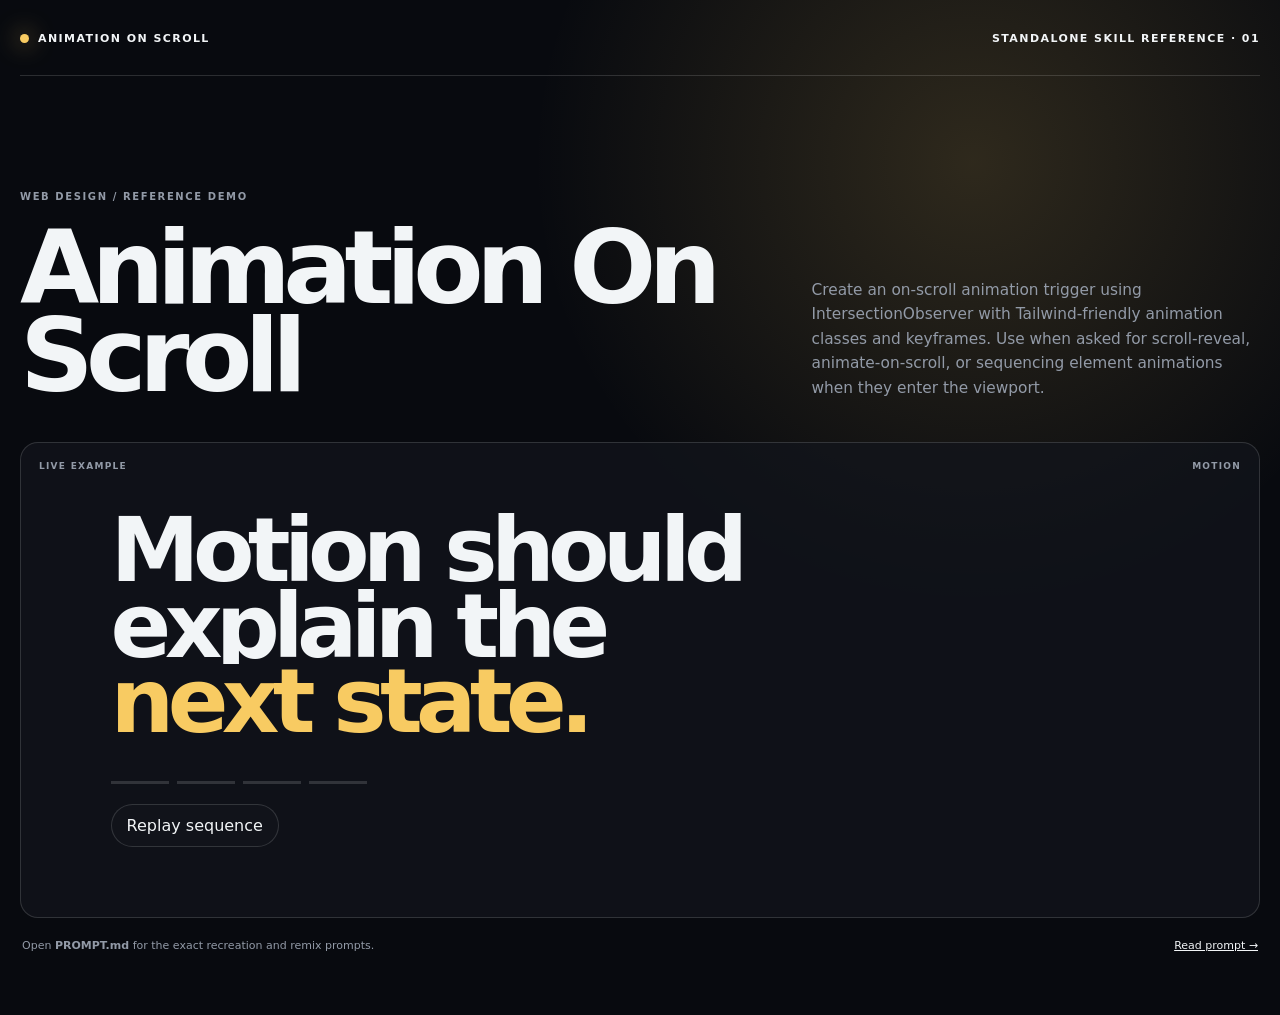
<file: .agents/skills/animation-on-scroll/demo/index.html>
<!doctype html>
<html lang="en">
<head>
  <meta charset="utf-8">
  <meta name="viewport" content="width=device-width, initial-scale=1">
  <link rel="icon" href="data:,">
  <title>Animation On Scroll · Skill Demo</title>
  <style>:root{--bg:#080a0f;--panel:rgba(18,21,29,.72);--panelStrong:#121620;--ink:#f2f5f7;--muted:#929aa7;--line:rgba(255,255,255,.14);--accent:hsl(42 92% 68%);font-family:Inter,ui-sans-serif,system-ui,-apple-system,BlinkMacSystemFont,"Segoe UI",sans-serif;color:var(--ink);background:var(--bg)}
*{box-sizing:border-box}html{background:var(--bg);scroll-behavior:smooth}body{min-width:320px;margin:0;background:radial-gradient(circle at var(--mx,76%) var(--my,16%),color-mix(in srgb,var(--accent) 16%,transparent),transparent 34%),var(--bg);color:var(--ink)}button,a{font:inherit;color:inherit}button{border:1px solid var(--line);border-radius:999px;padding:11px 15px;background:var(--panel);cursor:pointer}button:hover,button:focus-visible{border-color:var(--accent);outline:2px solid color-mix(in srgb,var(--accent) 42%,transparent);outline-offset:3px}.shell{width:min(1280px,calc(100% - 40px));min-height:100svh;margin:auto;padding:22px 0 40px}.topbar{display:flex;align-items:center;justify-content:space-between;padding:10px 0 30px;border-bottom:1px solid var(--line);font-size:11px;font-weight:700;letter-spacing:.13em;text-transform:uppercase}.brand{display:flex;gap:9px;align-items:center}.brand i{width:9px;height:9px;border-radius:50%;background:var(--accent);box-shadow:0 0 24px var(--accent)}.topbar a{text-decoration:none}.intro{display:grid;grid-template-columns:minmax(0,1.25fr) minmax(260px,.75fr);gap:44px;align-items:end;padding:clamp(54px,9vw,116px) 0 42px}.intro small{display:block;margin-bottom:22px;color:var(--muted);font-size:10px;font-weight:700;letter-spacing:.16em;text-transform:uppercase}.intro h1{max-width:11ch;margin:0;font-size:clamp(48px,8vw,112px);font-weight:580;letter-spacing:-.075em;line-height:.86}.intro p{max-width:48ch;margin:0;color:var(--muted);font-size:clamp(14px,1.2vw,18px);line-height:1.6}.showcase{position:relative;min-height:470px;overflow:hidden;border:1px solid var(--line);border-radius:18px;background:var(--panel);isolation:isolate}.showcaseHeader{position:absolute;z-index:5;top:18px;right:18px;left:18px;display:flex;justify-content:space-between;color:var(--muted);font-size:9px;font-weight:700;letter-spacing:.14em;text-transform:uppercase;pointer-events:none}.layoutStudy{display:grid;grid-template-columns:1.15fr .85fr;min-height:470px}.layoutHero{display:flex;flex-direction:column;justify-content:flex-end;padding:clamp(28px,5vw,70px);border-right:1px solid var(--line)}.layoutHero>span,.kicker{color:var(--muted);font-size:10px;font-weight:700;letter-spacing:.14em;text-transform:uppercase}.layoutHero h2,.landing h2{max-width:9ch;margin:18px 0;font-size:clamp(42px,6vw,84px);line-height:.9;letter-spacing:-.065em}.layoutHero p,.landing p{max-width:38ch;color:var(--muted);line-height:1.55}.layoutCards{display:grid;grid-template-rows:repeat(3,1fr)}.layoutCards article{display:flex;align-items:end;justify-content:space-between;padding:26px;border-bottom:1px solid var(--line)}.layoutCards article:last-child{border:0}.layoutCards b{color:var(--accent);font-size:34px}.layoutCards span{text-transform:uppercase;font-size:10px;letter-spacing:.15em}.pricing{display:grid;grid-template-columns:repeat(3,1fr);gap:1px;min-height:470px;background:var(--line)}.pricing article{display:flex;flex-direction:column;padding:80px 28px 28px;background:var(--panelStrong)}.pricing article.featured{background:linear-gradient(160deg,color-mix(in srgb,var(--accent) 20%,var(--panelStrong)),var(--panelStrong))}.pricing p{font-size:11px;letter-spacing:.13em;text-transform:uppercase}.pricing strong{margin:24px 0 8px;font-size:56px;letter-spacing:-.06em}.pricing span{color:var(--muted)}.pricing button{margin-top:auto}.landing{display:flex;min-height:470px;flex-direction:column;justify-content:center;padding:clamp(40px,8vw,100px);background:radial-gradient(circle at 75% 36%,color-mix(in srgb,var(--accent) 45%,transparent),transparent 24%)}.landing .actions{display:flex;gap:10px;margin-top:24px}.landing .actions button:first-child{color:var(--bg);background:var(--ink)}.landing .proof{display:flex;gap:28px;margin-top:54px;color:var(--muted);font-size:11px}.marquee{display:flex;min-height:470px;align-items:center;overflow:hidden;-webkit-mask-image:linear-gradient(90deg,transparent,#000 15%,#000 85%,transparent);mask-image:linear-gradient(90deg,transparent,#000 15%,#000 85%,transparent)}.marqueeTrack{display:flex;width:max-content;animation:marquee 18s linear infinite}.marqueeTrack span{min-width:220px;padding:34px;border:1px solid var(--line);font-size:22px;font-weight:700;letter-spacing:-.04em;text-align:center}.iconGrid,.contactSheet{display:grid;grid-template-columns:repeat(3,1fr);gap:1px;min-height:470px;background:var(--line)}.iconGrid article,.contactSheet article{position:relative;padding:70px 28px 28px;background:var(--panelStrong)}.number{position:absolute;top:22px;right:22px;color:var(--accent);font-size:11px}.glyph{display:grid;width:110px;height:110px;place-items:center;margin:30px auto;border:1px solid var(--line);border-radius:34px;background:linear-gradient(145deg,color-mix(in srgb,var(--accent) 20%,transparent),transparent);font-size:48px}.iconGrid h3{text-align:center}.contactSheet .asset{height:280px;margin-bottom:22px;border-radius:2px;background-size:cover}.assetOne{background:radial-gradient(circle at 70% 30%,#d9f7ff,transparent 20%),linear-gradient(145deg,#203962,#8db3d6 48%,#d7d5c8)}.assetTwo{background:radial-gradient(circle at 50% 28%,#f1c6a2 0 10%,transparent 11%),linear-gradient(120deg,#1b2738,#754c5a 52%,#e1a77f)}.assetThree{background:repeating-radial-gradient(circle at 30% 65%,#c8b8ff 0 9px,#4c4274 10px 18px,#151629 19px 29px)}.contactSheet b,.contactSheet span{display:block}.contactSheet span{margin-top:8px;color:var(--muted);font-size:11px}.surfaceStudy{display:grid;grid-template-columns:1.4fr .6fr;grid-template-rows:1fr auto;gap:18px;min-height:470px;padding:70px 24px 24px}.surfaceStudy article{border:1px solid var(--line);border-radius:20px;background:linear-gradient(145deg,color-mix(in srgb,var(--accent) 12%,var(--panelStrong)),var(--panelStrong))}.surfaceHero{display:flex;grid-row:1/3;flex-direction:column;justify-content:flex-end;padding:42px}.surfaceHero strong{max-width:8ch;margin-top:20px;font-size:clamp(40px,5vw,72px);line-height:.92;letter-spacing:-.06em}.surfaceHero span,.surfaceCard span{color:var(--muted);font-size:10px;letter-spacing:.14em;text-transform:uppercase}.surfaceCard{display:flex;flex-direction:column;padding:26px}.surfaceCard b{margin:auto 0 4px;font-size:56px}.surfaceCard small{color:var(--muted)}.surfaceControl{align-self:end}.motionStage{display:flex;min-height:470px;flex-direction:column;justify-content:center;padding:70px clamp(28px,7vw,90px)}.maskLine{overflow:hidden;margin:0;font-size:clamp(44px,7vw,98px);font-weight:600;letter-spacing:-.075em;line-height:.84}.maskLine span{display:block;transform:translateY(110%);animation:wordIn .8s cubic-bezier(.16,1,.3,1) forwards}.maskLine:nth-child(2) span{animation-delay:.12s}.maskLine:nth-child(3) span{animation-delay:.24s}.accentLine{color:var(--accent)}.timeline{display:flex;gap:8px;margin:42px 0 20px}.timeline i{width:58px;height:3px;background:var(--line);transform-origin:left;animation:grow .8s .42s both}.timeline i:nth-child(2){animation-delay:.54s}.timeline i:nth-child(3){animation-delay:.66s}.timeline i:nth-child(4){animation-delay:.78s}.replay{width:max-content}.visualization{position:relative;min-height:470px}.visualization canvas{position:absolute;inset:0;width:100%;height:100%}.vizMeta{position:absolute;right:28px;bottom:24px;left:28px;display:grid;grid-template-columns:1fr auto 1fr;align-items:end;color:var(--muted);font-size:10px;letter-spacing:.14em;text-transform:uppercase}.vizMeta strong{color:var(--ink);font-size:48px;letter-spacing:-.06em}.vizMeta span:last-child{text-align:right}.simulation{position:relative;min-height:470px}.goo{position:absolute;inset:0;width:100%;height:100%}.goo circle{fill:var(--accent)}.orbA{animation:orbA 4.4s ease-in-out infinite alternate}.orbB{animation:orbB 5.1s ease-in-out infinite alternate}.reset{position:absolute;right:24px;bottom:24px}.demoNote{display:flex;justify-content:space-between;gap:24px;padding:20px 2px;color:var(--muted);font-size:11px;line-height:1.5}.demoNote a{color:var(--ink)}
.pricingWrap{min-height:470px;padding-top:52px}.billingBar{display:flex;align-items:center;justify-content:space-between;min-height:58px;padding:8px 20px;border-top:1px solid var(--line);color:var(--muted);font-size:10px;letter-spacing:.12em;text-transform:uppercase}.billingBar .billingToggle{padding:8px 12px;background:var(--panelStrong);font-size:10px}.pricingWrap .pricing{min-height:360px}.pricingWrap .pricing article{padding:42px 28px 28px}.vizMeta button{justify-self:end;padding:8px 11px;font-size:9px;letter-spacing:.1em;text-transform:uppercase}

@keyframes marquee{to{transform:translateX(-50%)}}@keyframes wordIn{to{transform:translateY(0)}}@keyframes grow{from{transform:scaleX(0)}to{transform:scaleX(1)}}@keyframes orbA{to{transform:translate(-120px,70px)}}@keyframes orbB{to{transform:translate(80px,120px)}}@media(max-width:760px){.intro{grid-template-columns:1fr;padding-top:60px}.intro h1{font-size:54px}.layoutStudy,.pricing,.iconGrid,.contactSheet,.surfaceStudy{grid-template-columns:1fr}.layoutHero{border-right:0;border-bottom:1px solid var(--line)}.pricing article{min-height:320px}.surfaceHero{grid-row:auto}.showcase{min-height:540px}.topbar span:last-child{display:none}.demoNote{flex-direction:column}.landing .proof{flex-direction:column;gap:8px}.vizMeta{grid-template-columns:1fr auto}.vizMeta span:last-child{display:none}}@media(prefers-reduced-motion:reduce){html{scroll-behavior:auto}.marqueeTrack,.maskLine span,.timeline i,.orbA,.orbB{animation:none;transform:none}}</style>
</head>
<body data-kind="motion" data-skill="animation-on-scroll">
  <main class="shell">
    <nav class="topbar" aria-label="Demo navigation"><a class="brand" href="#"><i></i>Animation On Scroll</a><span>Standalone skill reference · 01</span></nav>
    <header class="intro">
      <div><small>web design / reference demo</small><h1>Animation On Scroll</h1></div>
      <p>Create an on-scroll animation trigger using IntersectionObserver with Tailwind-friendly animation classes and keyframes. Use when asked for scroll-reveal, animate-on-scroll, or sequencing element animations when they enter the viewport.</p>
    </header>
    <section class="showcase" aria-label="Animation On Scroll demonstration">
      <div class="showcaseHeader"><span>Live example</span><span>motion</span></div>
<div class="motionStage">
  <p class="maskLine"><span>Motion should</span></p>
  <p class="maskLine"><span>explain the</span></p>
  <p class="maskLine accentLine"><span>next state.</span></p>
  <div class="timeline"><i></i><i></i><i></i><i></i></div>
  <button class="replay">Replay sequence</button>
</div>
    </section>
    <footer class="demoNote"><span>Open <strong>PROMPT.md</strong> for the exact recreation and remix prompts.</span><a href="PROMPT.md">Read prompt →</a></footer>
  </main>
  <script>const reduced=matchMedia("(prefers-reduced-motion: reduce)").matches;addEventListener("pointermove",event=>{document.body.style.setProperty("--mx",event.clientX+"px");document.body.style.setProperty("--my",event.clientY+"px")},{passive:true});const billing=document.querySelector(".billingToggle");if(billing)billing.addEventListener("click",()=>{const annual=billing.getAttribute("aria-pressed")!=="true";billing.setAttribute("aria-pressed",String(annual));billing.textContent=annual?"Show monthly pricing":"Show annual pricing";document.querySelectorAll(".pricing strong").forEach(price=>price.textContent=annual?price.dataset.annual:price.dataset.monthly)});const replay=document.querySelector(".replay");if(replay)replay.addEventListener("click",()=>{document.querySelectorAll(".maskLine span,.timeline i").forEach(node=>{node.style.animation="none";node.offsetHeight;node.style.animation=""})});const reset=document.querySelector(".reset");if(reset)reset.addEventListener("click",()=>document.querySelectorAll(".orbA,.orbB").forEach(node=>{node.style.animation="none";node.offsetHeight;node.style.animation=""}));const canvas=document.querySelector("canvas");if(canvas&&!reduced){const context=canvas.getContext("2d");let width=0,height=0,frame=0,time=0;const mode="field";const bodies=Array.from({length:14},(_,i)=>({x:80+(i%7)*92,y:40+Math.floor(i/7)*70,vx:(i%3-1)*.7,vy:0,r:12+(i%4)*5}));const resetBodies=()=>bodies.forEach((body,i)=>{body.x=40+(i%7)*Math.max(32,(width-80)/6);body.y=35+Math.floor(i/7)*58;body.vx=(i%3-1)*.7;body.vy=0});const resetBodiesButton=document.querySelector(".resetBodies");if(resetBodiesButton)resetBodiesButton.addEventListener("click",resetBodies);const resize=()=>{const rect=canvas.getBoundingClientRect();const ratio=Math.min(devicePixelRatio||1,2);width=rect.width;height=rect.height;canvas.width=Math.round(width*ratio);canvas.height=Math.round(height*ratio);context.setTransform(ratio,0,0,ratio,0,0)};const draw=()=>{frame=requestAnimationFrame(draw);time+=.008;context.clearRect(0,0,width,height);const accent=getComputedStyle(document.documentElement).getPropertyValue("--accent").trim();if(mode==="globe"){const radius=Math.min(width,height)*.29;const cx=width*.5,cy=height*.47;context.fillStyle=accent;for(let i=0;i<360;i++){const phi=Math.acos(1-2*(i+.5)/360);const theta=Math.PI*(1+Math.sqrt(5))*i+time;const x=Math.sin(phi)*Math.cos(theta);const y=Math.cos(phi);const z=Math.sin(phi)*Math.sin(theta);const scale=(z+1.7)/2.7;context.globalAlpha=.16+.74*scale;context.beginPath();context.arc(cx+x*radius,cy+y*radius,Math.max(.7,2.2*scale),0,Math.PI*2);context.fill()}context.globalAlpha=.16;context.strokeStyle=accent;context.beginPath();context.ellipse(cx,cy+radius*.18,radius*1.34,radius*.34,time*.4,0,Math.PI*2);context.stroke()}else if(mode==="object"){const size=Math.min(width,height)*.24,cx=width*.5,cy=height*.48;const vertices=[[-1,-1,-1],[1,-1,-1],[1,1,-1],[-1,1,-1],[-1,-1,1],[1,-1,1],[1,1,1],[-1,1,1]];const edges=[[0,1],[1,2],[2,3],[3,0],[4,5],[5,6],[6,7],[7,4],[0,4],[1,5],[2,6],[3,7]];const points=vertices.map(([x,y,z])=>{const a=time*1.1,b=time*.73;const x1=x*Math.cos(a)-z*Math.sin(a),z1=x*Math.sin(a)+z*Math.cos(a),y1=y*Math.cos(b)-z1*Math.sin(b),z2=y*Math.sin(b)+z1*Math.cos(b),p=3.8/(z2+5);return{x:cx+x1*size*p,y:cy+y1*size*p,z:z2,p}});context.strokeStyle=accent;context.lineWidth=1.4;context.shadowColor=accent;context.shadowBlur=12;for(const [a,b] of edges){context.globalAlpha=.25+.45*((points[a].z+points[b].z+4)/8);context.beginPath();context.moveTo(points[a].x,points[a].y);context.lineTo(points[b].x,points[b].y);context.stroke()}context.fillStyle=accent;for(const point of points){context.globalAlpha=.55+.35*(point.z+2)/4;context.beginPath();context.arc(point.x,point.y,3.2*point.p,0,Math.PI*2);context.fill()}context.shadowBlur=0}else if(mode==="matter"){context.fillStyle=accent;for(const body of bodies){body.vy+=.16;body.x+=body.vx;body.y+=body.vy;if(body.x<body.r||body.x>width-body.r){body.vx*=-.94;body.x=Math.max(body.r,Math.min(width-body.r,body.x))}if(body.y>height-body.r-30){body.y=height-body.r-30;body.vy*=-.78}context.globalAlpha=.28+.45*(body.r/32);context.beginPath();context.arc(body.x,body.y,body.r,0,Math.PI*2);context.fill()}context.globalAlpha=.22;context.fillRect(0,height-31,width,1)}else{context.strokeStyle=accent;context.lineWidth=1;for(let i=0;i<18;i++){const y=(i/17)*height;context.globalAlpha=.08+.12*Math.sin(time+i*.4);context.beginPath();for(let x=0;x<=width;x+=12){const wave=Math.sin(x*.012+i*.54+time*3)*18*Math.sin(i/17*Math.PI);context.lineTo(x,y+wave)}context.stroke()}context.globalAlpha=.65;const x=width*(.52+.16*Math.sin(time*.6));const gradient=context.createLinearGradient(x,0,x+2,0);gradient.addColorStop(0,"transparent");gradient.addColorStop(.5,"white");gradient.addColorStop(1,"transparent");context.fillStyle=gradient;context.fillRect(x,0,3,height)}};resize();new ResizeObserver(resize).observe(canvas);const visibility=()=>{if(document.hidden){cancelAnimationFrame(frame);frame=0}else if(!frame)draw()};document.addEventListener("visibilitychange",visibility);draw();}</script>
</body>
</html>
</file>
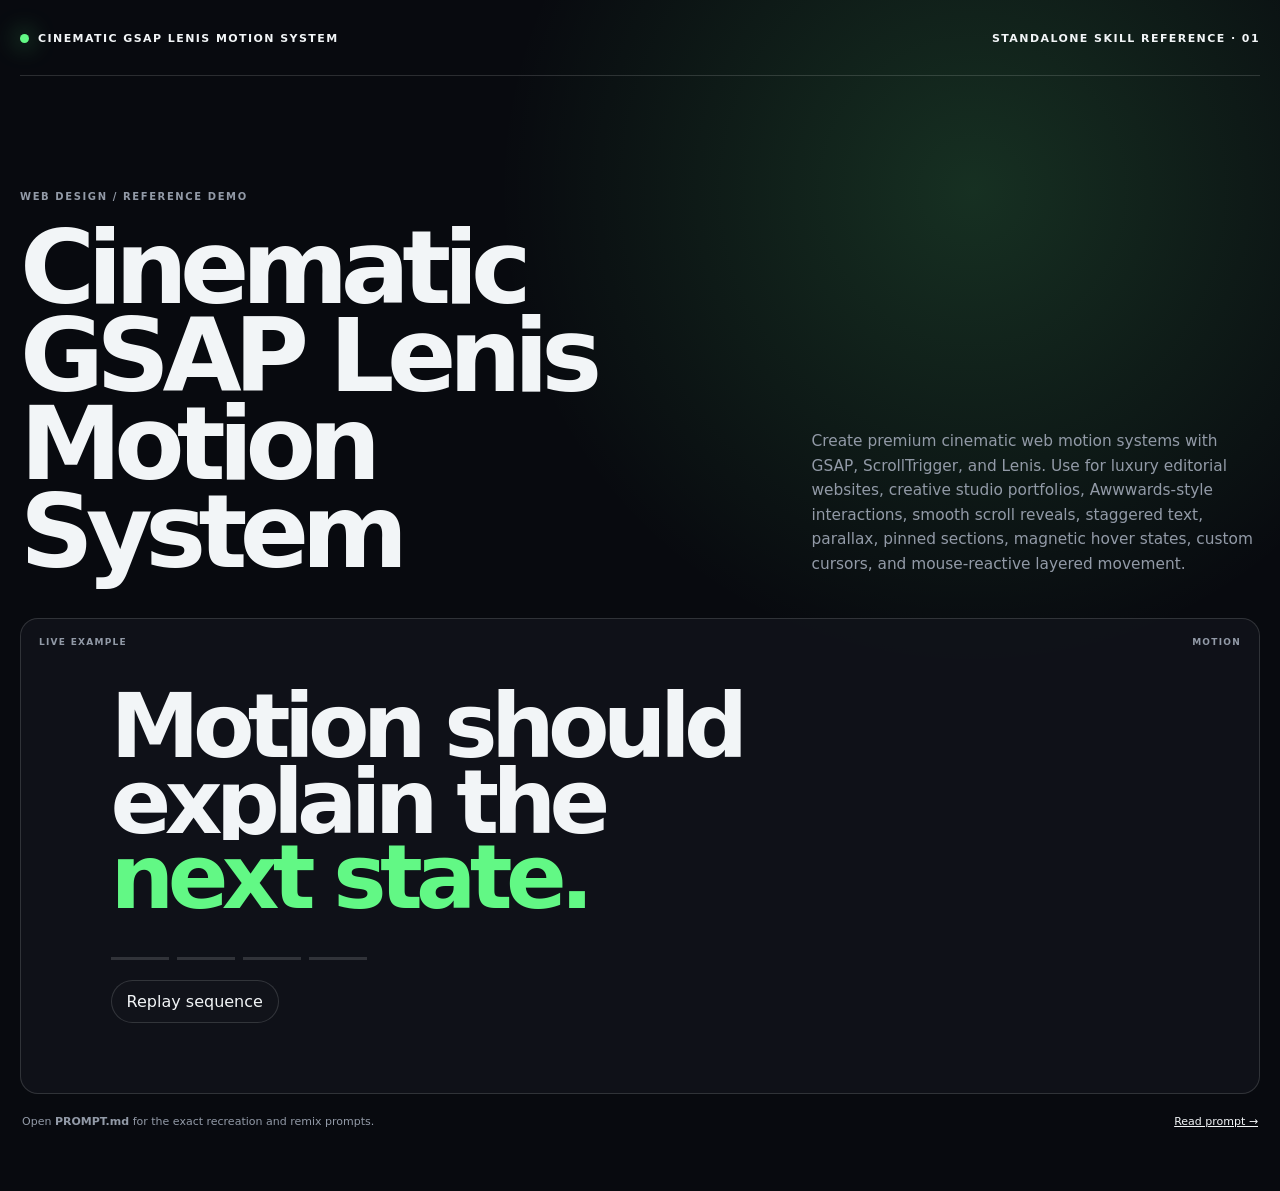
<file: .agents/skills/cinematic-gsap-lenis-motion-system/demo/index.html>
<!doctype html>
<html lang="en">
<head>
  <meta charset="utf-8">
  <meta name="viewport" content="width=device-width, initial-scale=1">
  <link rel="icon" href="data:,">
  <title>Cinematic GSAP Lenis Motion System · Skill Demo</title>
  <style>:root{--bg:#080a0f;--panel:rgba(18,21,29,.72);--panelStrong:#121620;--ink:#f2f5f7;--muted:#929aa7;--line:rgba(255,255,255,.14);--accent:hsl(134 92% 68%);font-family:Inter,ui-sans-serif,system-ui,-apple-system,BlinkMacSystemFont,"Segoe UI",sans-serif;color:var(--ink);background:var(--bg)}
*{box-sizing:border-box}html{background:var(--bg);scroll-behavior:smooth}body{min-width:320px;margin:0;background:radial-gradient(circle at var(--mx,76%) var(--my,16%),color-mix(in srgb,var(--accent) 16%,transparent),transparent 34%),var(--bg);color:var(--ink)}button,a{font:inherit;color:inherit}button{border:1px solid var(--line);border-radius:999px;padding:11px 15px;background:var(--panel);cursor:pointer}button:hover,button:focus-visible{border-color:var(--accent);outline:2px solid color-mix(in srgb,var(--accent) 42%,transparent);outline-offset:3px}.shell{width:min(1280px,calc(100% - 40px));min-height:100svh;margin:auto;padding:22px 0 40px}.topbar{display:flex;align-items:center;justify-content:space-between;padding:10px 0 30px;border-bottom:1px solid var(--line);font-size:11px;font-weight:700;letter-spacing:.13em;text-transform:uppercase}.brand{display:flex;gap:9px;align-items:center}.brand i{width:9px;height:9px;border-radius:50%;background:var(--accent);box-shadow:0 0 24px var(--accent)}.topbar a{text-decoration:none}.intro{display:grid;grid-template-columns:minmax(0,1.25fr) minmax(260px,.75fr);gap:44px;align-items:end;padding:clamp(54px,9vw,116px) 0 42px}.intro small{display:block;margin-bottom:22px;color:var(--muted);font-size:10px;font-weight:700;letter-spacing:.16em;text-transform:uppercase}.intro h1{max-width:11ch;margin:0;font-size:clamp(48px,8vw,112px);font-weight:580;letter-spacing:-.075em;line-height:.86}.intro p{max-width:48ch;margin:0;color:var(--muted);font-size:clamp(14px,1.2vw,18px);line-height:1.6}.showcase{position:relative;min-height:470px;overflow:hidden;border:1px solid var(--line);border-radius:18px;background:var(--panel);isolation:isolate}.showcaseHeader{position:absolute;z-index:5;top:18px;right:18px;left:18px;display:flex;justify-content:space-between;color:var(--muted);font-size:9px;font-weight:700;letter-spacing:.14em;text-transform:uppercase;pointer-events:none}.layoutStudy{display:grid;grid-template-columns:1.15fr .85fr;min-height:470px}.layoutHero{display:flex;flex-direction:column;justify-content:flex-end;padding:clamp(28px,5vw,70px);border-right:1px solid var(--line)}.layoutHero>span,.kicker{color:var(--muted);font-size:10px;font-weight:700;letter-spacing:.14em;text-transform:uppercase}.layoutHero h2,.landing h2{max-width:9ch;margin:18px 0;font-size:clamp(42px,6vw,84px);line-height:.9;letter-spacing:-.065em}.layoutHero p,.landing p{max-width:38ch;color:var(--muted);line-height:1.55}.layoutCards{display:grid;grid-template-rows:repeat(3,1fr)}.layoutCards article{display:flex;align-items:end;justify-content:space-between;padding:26px;border-bottom:1px solid var(--line)}.layoutCards article:last-child{border:0}.layoutCards b{color:var(--accent);font-size:34px}.layoutCards span{text-transform:uppercase;font-size:10px;letter-spacing:.15em}.pricing{display:grid;grid-template-columns:repeat(3,1fr);gap:1px;min-height:470px;background:var(--line)}.pricing article{display:flex;flex-direction:column;padding:80px 28px 28px;background:var(--panelStrong)}.pricing article.featured{background:linear-gradient(160deg,color-mix(in srgb,var(--accent) 20%,var(--panelStrong)),var(--panelStrong))}.pricing p{font-size:11px;letter-spacing:.13em;text-transform:uppercase}.pricing strong{margin:24px 0 8px;font-size:56px;letter-spacing:-.06em}.pricing span{color:var(--muted)}.pricing button{margin-top:auto}.landing{display:flex;min-height:470px;flex-direction:column;justify-content:center;padding:clamp(40px,8vw,100px);background:radial-gradient(circle at 75% 36%,color-mix(in srgb,var(--accent) 45%,transparent),transparent 24%)}.landing .actions{display:flex;gap:10px;margin-top:24px}.landing .actions button:first-child{color:var(--bg);background:var(--ink)}.landing .proof{display:flex;gap:28px;margin-top:54px;color:var(--muted);font-size:11px}.marquee{display:flex;min-height:470px;align-items:center;overflow:hidden;-webkit-mask-image:linear-gradient(90deg,transparent,#000 15%,#000 85%,transparent);mask-image:linear-gradient(90deg,transparent,#000 15%,#000 85%,transparent)}.marqueeTrack{display:flex;width:max-content;animation:marquee 18s linear infinite}.marqueeTrack span{min-width:220px;padding:34px;border:1px solid var(--line);font-size:22px;font-weight:700;letter-spacing:-.04em;text-align:center}.iconGrid,.contactSheet{display:grid;grid-template-columns:repeat(3,1fr);gap:1px;min-height:470px;background:var(--line)}.iconGrid article,.contactSheet article{position:relative;padding:70px 28px 28px;background:var(--panelStrong)}.number{position:absolute;top:22px;right:22px;color:var(--accent);font-size:11px}.glyph{display:grid;width:110px;height:110px;place-items:center;margin:30px auto;border:1px solid var(--line);border-radius:34px;background:linear-gradient(145deg,color-mix(in srgb,var(--accent) 20%,transparent),transparent);font-size:48px}.iconGrid h3{text-align:center}.contactSheet .asset{height:280px;margin-bottom:22px;border-radius:2px;background-size:cover}.assetOne{background:radial-gradient(circle at 70% 30%,#d9f7ff,transparent 20%),linear-gradient(145deg,#203962,#8db3d6 48%,#d7d5c8)}.assetTwo{background:radial-gradient(circle at 50% 28%,#f1c6a2 0 10%,transparent 11%),linear-gradient(120deg,#1b2738,#754c5a 52%,#e1a77f)}.assetThree{background:repeating-radial-gradient(circle at 30% 65%,#c8b8ff 0 9px,#4c4274 10px 18px,#151629 19px 29px)}.contactSheet b,.contactSheet span{display:block}.contactSheet span{margin-top:8px;color:var(--muted);font-size:11px}.surfaceStudy{display:grid;grid-template-columns:1.4fr .6fr;grid-template-rows:1fr auto;gap:18px;min-height:470px;padding:70px 24px 24px}.surfaceStudy article{border:1px solid var(--line);border-radius:20px;background:linear-gradient(145deg,color-mix(in srgb,var(--accent) 12%,var(--panelStrong)),var(--panelStrong))}.surfaceHero{display:flex;grid-row:1/3;flex-direction:column;justify-content:flex-end;padding:42px}.surfaceHero strong{max-width:8ch;margin-top:20px;font-size:clamp(40px,5vw,72px);line-height:.92;letter-spacing:-.06em}.surfaceHero span,.surfaceCard span{color:var(--muted);font-size:10px;letter-spacing:.14em;text-transform:uppercase}.surfaceCard{display:flex;flex-direction:column;padding:26px}.surfaceCard b{margin:auto 0 4px;font-size:56px}.surfaceCard small{color:var(--muted)}.surfaceControl{align-self:end}.motionStage{display:flex;min-height:470px;flex-direction:column;justify-content:center;padding:70px clamp(28px,7vw,90px)}.maskLine{overflow:hidden;margin:0;font-size:clamp(44px,7vw,98px);font-weight:600;letter-spacing:-.075em;line-height:.84}.maskLine span{display:block;transform:translateY(110%);animation:wordIn .8s cubic-bezier(.16,1,.3,1) forwards}.maskLine:nth-child(2) span{animation-delay:.12s}.maskLine:nth-child(3) span{animation-delay:.24s}.accentLine{color:var(--accent)}.timeline{display:flex;gap:8px;margin:42px 0 20px}.timeline i{width:58px;height:3px;background:var(--line);transform-origin:left;animation:grow .8s .42s both}.timeline i:nth-child(2){animation-delay:.54s}.timeline i:nth-child(3){animation-delay:.66s}.timeline i:nth-child(4){animation-delay:.78s}.replay{width:max-content}.visualization{position:relative;min-height:470px}.visualization canvas{position:absolute;inset:0;width:100%;height:100%}.vizMeta{position:absolute;right:28px;bottom:24px;left:28px;display:grid;grid-template-columns:1fr auto 1fr;align-items:end;color:var(--muted);font-size:10px;letter-spacing:.14em;text-transform:uppercase}.vizMeta strong{color:var(--ink);font-size:48px;letter-spacing:-.06em}.vizMeta span:last-child{text-align:right}.simulation{position:relative;min-height:470px}.goo{position:absolute;inset:0;width:100%;height:100%}.goo circle{fill:var(--accent)}.orbA{animation:orbA 4.4s ease-in-out infinite alternate}.orbB{animation:orbB 5.1s ease-in-out infinite alternate}.reset{position:absolute;right:24px;bottom:24px}.demoNote{display:flex;justify-content:space-between;gap:24px;padding:20px 2px;color:var(--muted);font-size:11px;line-height:1.5}.demoNote a{color:var(--ink)}
.pricingWrap{min-height:470px;padding-top:52px}.billingBar{display:flex;align-items:center;justify-content:space-between;min-height:58px;padding:8px 20px;border-top:1px solid var(--line);color:var(--muted);font-size:10px;letter-spacing:.12em;text-transform:uppercase}.billingBar .billingToggle{padding:8px 12px;background:var(--panelStrong);font-size:10px}.pricingWrap .pricing{min-height:360px}.pricingWrap .pricing article{padding:42px 28px 28px}.vizMeta button{justify-self:end;padding:8px 11px;font-size:9px;letter-spacing:.1em;text-transform:uppercase}

@keyframes marquee{to{transform:translateX(-50%)}}@keyframes wordIn{to{transform:translateY(0)}}@keyframes grow{from{transform:scaleX(0)}to{transform:scaleX(1)}}@keyframes orbA{to{transform:translate(-120px,70px)}}@keyframes orbB{to{transform:translate(80px,120px)}}@media(max-width:760px){.intro{grid-template-columns:1fr;padding-top:60px}.intro h1{font-size:54px}.layoutStudy,.pricing,.iconGrid,.contactSheet,.surfaceStudy{grid-template-columns:1fr}.layoutHero{border-right:0;border-bottom:1px solid var(--line)}.pricing article{min-height:320px}.surfaceHero{grid-row:auto}.showcase{min-height:540px}.topbar span:last-child{display:none}.demoNote{flex-direction:column}.landing .proof{flex-direction:column;gap:8px}.vizMeta{grid-template-columns:1fr auto}.vizMeta span:last-child{display:none}}@media(prefers-reduced-motion:reduce){html{scroll-behavior:auto}.marqueeTrack,.maskLine span,.timeline i,.orbA,.orbB{animation:none;transform:none}}</style>
</head>
<body data-kind="motion" data-skill="cinematic-gsap-lenis-motion-system">
  <main class="shell">
    <nav class="topbar" aria-label="Demo navigation"><a class="brand" href="#"><i></i>Cinematic GSAP Lenis Motion System</a><span>Standalone skill reference · 01</span></nav>
    <header class="intro">
      <div><small>web design / reference demo</small><h1>Cinematic GSAP Lenis Motion System</h1></div>
      <p>Create premium cinematic web motion systems with GSAP, ScrollTrigger, and Lenis. Use for luxury editorial websites, creative studio portfolios, Awwwards-style interactions, smooth scroll reveals, staggered text, parallax, pinned sections, magnetic hover states, custom cursors, and mouse-reactive layered movement.</p>
    </header>
    <section class="showcase" aria-label="Cinematic GSAP Lenis Motion System demonstration">
      <div class="showcaseHeader"><span>Live example</span><span>motion</span></div>
<div class="motionStage">
  <p class="maskLine"><span>Motion should</span></p>
  <p class="maskLine"><span>explain the</span></p>
  <p class="maskLine accentLine"><span>next state.</span></p>
  <div class="timeline"><i></i><i></i><i></i><i></i></div>
  <button class="replay">Replay sequence</button>
</div>
    </section>
    <footer class="demoNote"><span>Open <strong>PROMPT.md</strong> for the exact recreation and remix prompts.</span><a href="PROMPT.md">Read prompt →</a></footer>
  </main>
  <script>const reduced=matchMedia("(prefers-reduced-motion: reduce)").matches;addEventListener("pointermove",event=>{document.body.style.setProperty("--mx",event.clientX+"px");document.body.style.setProperty("--my",event.clientY+"px")},{passive:true});const billing=document.querySelector(".billingToggle");if(billing)billing.addEventListener("click",()=>{const annual=billing.getAttribute("aria-pressed")!=="true";billing.setAttribute("aria-pressed",String(annual));billing.textContent=annual?"Show monthly pricing":"Show annual pricing";document.querySelectorAll(".pricing strong").forEach(price=>price.textContent=annual?price.dataset.annual:price.dataset.monthly)});const replay=document.querySelector(".replay");if(replay)replay.addEventListener("click",()=>{document.querySelectorAll(".maskLine span,.timeline i").forEach(node=>{node.style.animation="none";node.offsetHeight;node.style.animation=""})});const reset=document.querySelector(".reset");if(reset)reset.addEventListener("click",()=>document.querySelectorAll(".orbA,.orbB").forEach(node=>{node.style.animation="none";node.offsetHeight;node.style.animation=""}));const canvas=document.querySelector("canvas");if(canvas&&!reduced){const context=canvas.getContext("2d");let width=0,height=0,frame=0,time=0;const mode="field";const bodies=Array.from({length:14},(_,i)=>({x:80+(i%7)*92,y:40+Math.floor(i/7)*70,vx:(i%3-1)*.7,vy:0,r:12+(i%4)*5}));const resetBodies=()=>bodies.forEach((body,i)=>{body.x=40+(i%7)*Math.max(32,(width-80)/6);body.y=35+Math.floor(i/7)*58;body.vx=(i%3-1)*.7;body.vy=0});const resetBodiesButton=document.querySelector(".resetBodies");if(resetBodiesButton)resetBodiesButton.addEventListener("click",resetBodies);const resize=()=>{const rect=canvas.getBoundingClientRect();const ratio=Math.min(devicePixelRatio||1,2);width=rect.width;height=rect.height;canvas.width=Math.round(width*ratio);canvas.height=Math.round(height*ratio);context.setTransform(ratio,0,0,ratio,0,0)};const draw=()=>{frame=requestAnimationFrame(draw);time+=.008;context.clearRect(0,0,width,height);const accent=getComputedStyle(document.documentElement).getPropertyValue("--accent").trim();if(mode==="globe"){const radius=Math.min(width,height)*.29;const cx=width*.5,cy=height*.47;context.fillStyle=accent;for(let i=0;i<360;i++){const phi=Math.acos(1-2*(i+.5)/360);const theta=Math.PI*(1+Math.sqrt(5))*i+time;const x=Math.sin(phi)*Math.cos(theta);const y=Math.cos(phi);const z=Math.sin(phi)*Math.sin(theta);const scale=(z+1.7)/2.7;context.globalAlpha=.16+.74*scale;context.beginPath();context.arc(cx+x*radius,cy+y*radius,Math.max(.7,2.2*scale),0,Math.PI*2);context.fill()}context.globalAlpha=.16;context.strokeStyle=accent;context.beginPath();context.ellipse(cx,cy+radius*.18,radius*1.34,radius*.34,time*.4,0,Math.PI*2);context.stroke()}else if(mode==="object"){const size=Math.min(width,height)*.24,cx=width*.5,cy=height*.48;const vertices=[[-1,-1,-1],[1,-1,-1],[1,1,-1],[-1,1,-1],[-1,-1,1],[1,-1,1],[1,1,1],[-1,1,1]];const edges=[[0,1],[1,2],[2,3],[3,0],[4,5],[5,6],[6,7],[7,4],[0,4],[1,5],[2,6],[3,7]];const points=vertices.map(([x,y,z])=>{const a=time*1.1,b=time*.73;const x1=x*Math.cos(a)-z*Math.sin(a),z1=x*Math.sin(a)+z*Math.cos(a),y1=y*Math.cos(b)-z1*Math.sin(b),z2=y*Math.sin(b)+z1*Math.cos(b),p=3.8/(z2+5);return{x:cx+x1*size*p,y:cy+y1*size*p,z:z2,p}});context.strokeStyle=accent;context.lineWidth=1.4;context.shadowColor=accent;context.shadowBlur=12;for(const [a,b] of edges){context.globalAlpha=.25+.45*((points[a].z+points[b].z+4)/8);context.beginPath();context.moveTo(points[a].x,points[a].y);context.lineTo(points[b].x,points[b].y);context.stroke()}context.fillStyle=accent;for(const point of points){context.globalAlpha=.55+.35*(point.z+2)/4;context.beginPath();context.arc(point.x,point.y,3.2*point.p,0,Math.PI*2);context.fill()}context.shadowBlur=0}else if(mode==="matter"){context.fillStyle=accent;for(const body of bodies){body.vy+=.16;body.x+=body.vx;body.y+=body.vy;if(body.x<body.r||body.x>width-body.r){body.vx*=-.94;body.x=Math.max(body.r,Math.min(width-body.r,body.x))}if(body.y>height-body.r-30){body.y=height-body.r-30;body.vy*=-.78}context.globalAlpha=.28+.45*(body.r/32);context.beginPath();context.arc(body.x,body.y,body.r,0,Math.PI*2);context.fill()}context.globalAlpha=.22;context.fillRect(0,height-31,width,1)}else{context.strokeStyle=accent;context.lineWidth=1;for(let i=0;i<18;i++){const y=(i/17)*height;context.globalAlpha=.08+.12*Math.sin(time+i*.4);context.beginPath();for(let x=0;x<=width;x+=12){const wave=Math.sin(x*.012+i*.54+time*3)*18*Math.sin(i/17*Math.PI);context.lineTo(x,y+wave)}context.stroke()}context.globalAlpha=.65;const x=width*(.52+.16*Math.sin(time*.6));const gradient=context.createLinearGradient(x,0,x+2,0);gradient.addColorStop(0,"transparent");gradient.addColorStop(.5,"white");gradient.addColorStop(1,"transparent");context.fillStyle=gradient;context.fillRect(x,0,3,height)}};resize();new ResizeObserver(resize).observe(canvas);const visibility=()=>{if(document.hidden){cancelAnimationFrame(frame);frame=0}else if(!frame)draw()};document.addEventListener("visibilitychange",visibility);draw();}</script>
</body>
</html>
</file>
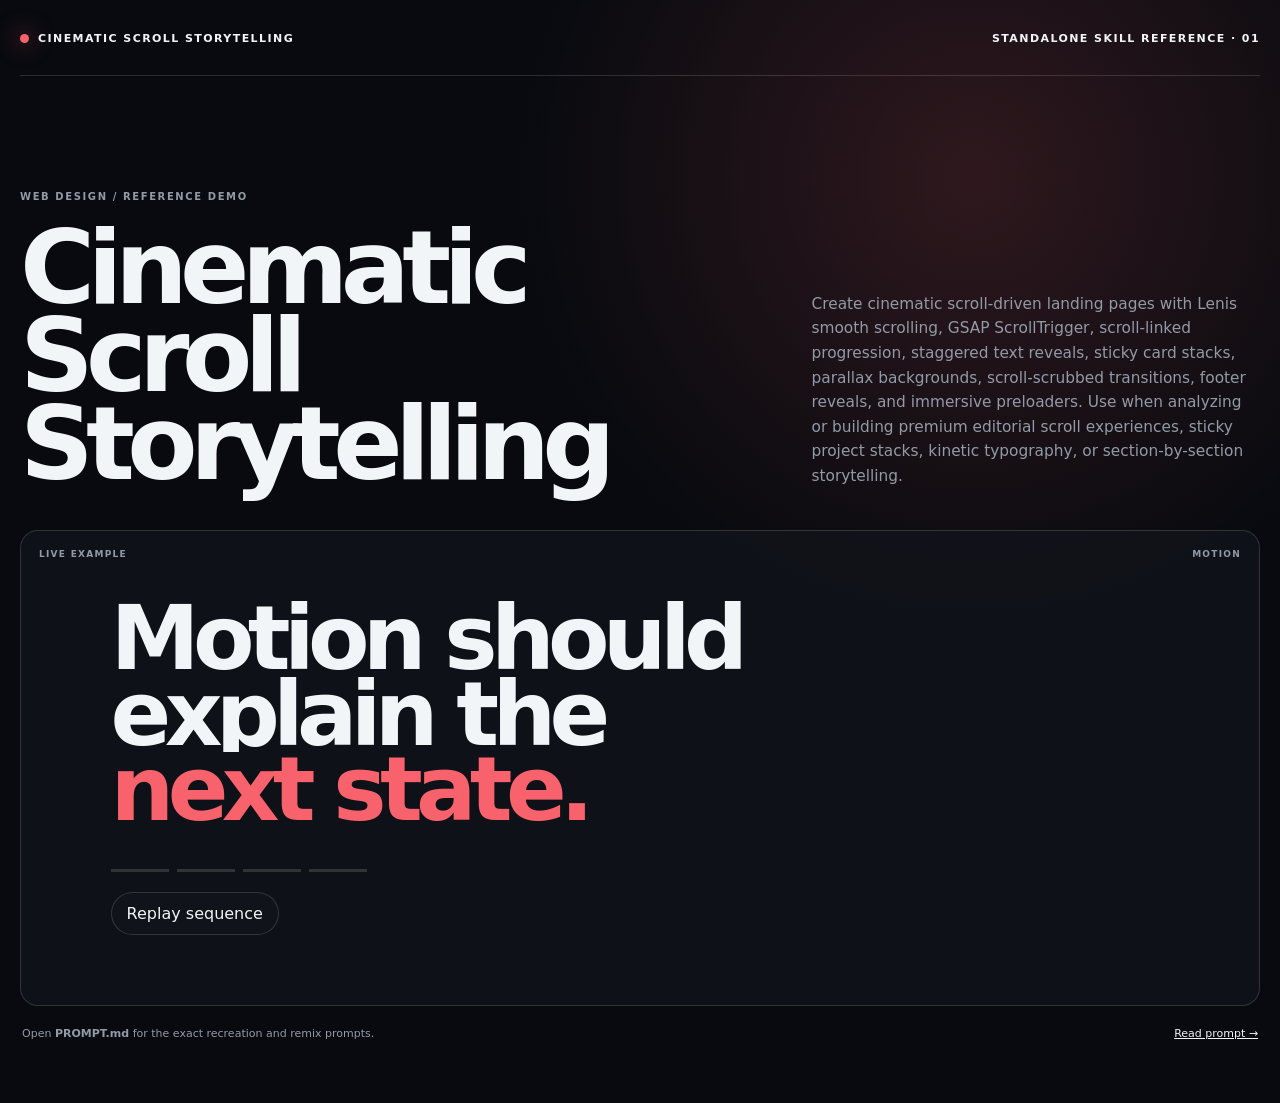
<file: .agents/skills/cinematic-scroll-storytelling/demo/index.html>
<!doctype html>
<html lang="en">
<head>
  <meta charset="utf-8">
  <meta name="viewport" content="width=device-width, initial-scale=1">
  <link rel="icon" href="data:,">
  <title>Cinematic Scroll Storytelling · Skill Demo</title>
  <style>:root{--bg:#080a0f;--panel:rgba(18,21,29,.72);--panelStrong:#121620;--ink:#f2f5f7;--muted:#929aa7;--line:rgba(255,255,255,.14);--accent:hsl(356 92% 68%);font-family:Inter,ui-sans-serif,system-ui,-apple-system,BlinkMacSystemFont,"Segoe UI",sans-serif;color:var(--ink);background:var(--bg)}
*{box-sizing:border-box}html{background:var(--bg);scroll-behavior:smooth}body{min-width:320px;margin:0;background:radial-gradient(circle at var(--mx,76%) var(--my,16%),color-mix(in srgb,var(--accent) 16%,transparent),transparent 34%),var(--bg);color:var(--ink)}button,a{font:inherit;color:inherit}button{border:1px solid var(--line);border-radius:999px;padding:11px 15px;background:var(--panel);cursor:pointer}button:hover,button:focus-visible{border-color:var(--accent);outline:2px solid color-mix(in srgb,var(--accent) 42%,transparent);outline-offset:3px}.shell{width:min(1280px,calc(100% - 40px));min-height:100svh;margin:auto;padding:22px 0 40px}.topbar{display:flex;align-items:center;justify-content:space-between;padding:10px 0 30px;border-bottom:1px solid var(--line);font-size:11px;font-weight:700;letter-spacing:.13em;text-transform:uppercase}.brand{display:flex;gap:9px;align-items:center}.brand i{width:9px;height:9px;border-radius:50%;background:var(--accent);box-shadow:0 0 24px var(--accent)}.topbar a{text-decoration:none}.intro{display:grid;grid-template-columns:minmax(0,1.25fr) minmax(260px,.75fr);gap:44px;align-items:end;padding:clamp(54px,9vw,116px) 0 42px}.intro small{display:block;margin-bottom:22px;color:var(--muted);font-size:10px;font-weight:700;letter-spacing:.16em;text-transform:uppercase}.intro h1{max-width:11ch;margin:0;font-size:clamp(48px,8vw,112px);font-weight:580;letter-spacing:-.075em;line-height:.86}.intro p{max-width:48ch;margin:0;color:var(--muted);font-size:clamp(14px,1.2vw,18px);line-height:1.6}.showcase{position:relative;min-height:470px;overflow:hidden;border:1px solid var(--line);border-radius:18px;background:var(--panel);isolation:isolate}.showcaseHeader{position:absolute;z-index:5;top:18px;right:18px;left:18px;display:flex;justify-content:space-between;color:var(--muted);font-size:9px;font-weight:700;letter-spacing:.14em;text-transform:uppercase;pointer-events:none}.layoutStudy{display:grid;grid-template-columns:1.15fr .85fr;min-height:470px}.layoutHero{display:flex;flex-direction:column;justify-content:flex-end;padding:clamp(28px,5vw,70px);border-right:1px solid var(--line)}.layoutHero>span,.kicker{color:var(--muted);font-size:10px;font-weight:700;letter-spacing:.14em;text-transform:uppercase}.layoutHero h2,.landing h2{max-width:9ch;margin:18px 0;font-size:clamp(42px,6vw,84px);line-height:.9;letter-spacing:-.065em}.layoutHero p,.landing p{max-width:38ch;color:var(--muted);line-height:1.55}.layoutCards{display:grid;grid-template-rows:repeat(3,1fr)}.layoutCards article{display:flex;align-items:end;justify-content:space-between;padding:26px;border-bottom:1px solid var(--line)}.layoutCards article:last-child{border:0}.layoutCards b{color:var(--accent);font-size:34px}.layoutCards span{text-transform:uppercase;font-size:10px;letter-spacing:.15em}.pricing{display:grid;grid-template-columns:repeat(3,1fr);gap:1px;min-height:470px;background:var(--line)}.pricing article{display:flex;flex-direction:column;padding:80px 28px 28px;background:var(--panelStrong)}.pricing article.featured{background:linear-gradient(160deg,color-mix(in srgb,var(--accent) 20%,var(--panelStrong)),var(--panelStrong))}.pricing p{font-size:11px;letter-spacing:.13em;text-transform:uppercase}.pricing strong{margin:24px 0 8px;font-size:56px;letter-spacing:-.06em}.pricing span{color:var(--muted)}.pricing button{margin-top:auto}.landing{display:flex;min-height:470px;flex-direction:column;justify-content:center;padding:clamp(40px,8vw,100px);background:radial-gradient(circle at 75% 36%,color-mix(in srgb,var(--accent) 45%,transparent),transparent 24%)}.landing .actions{display:flex;gap:10px;margin-top:24px}.landing .actions button:first-child{color:var(--bg);background:var(--ink)}.landing .proof{display:flex;gap:28px;margin-top:54px;color:var(--muted);font-size:11px}.marquee{display:flex;min-height:470px;align-items:center;overflow:hidden;-webkit-mask-image:linear-gradient(90deg,transparent,#000 15%,#000 85%,transparent);mask-image:linear-gradient(90deg,transparent,#000 15%,#000 85%,transparent)}.marqueeTrack{display:flex;width:max-content;animation:marquee 18s linear infinite}.marqueeTrack span{min-width:220px;padding:34px;border:1px solid var(--line);font-size:22px;font-weight:700;letter-spacing:-.04em;text-align:center}.iconGrid,.contactSheet{display:grid;grid-template-columns:repeat(3,1fr);gap:1px;min-height:470px;background:var(--line)}.iconGrid article,.contactSheet article{position:relative;padding:70px 28px 28px;background:var(--panelStrong)}.number{position:absolute;top:22px;right:22px;color:var(--accent);font-size:11px}.glyph{display:grid;width:110px;height:110px;place-items:center;margin:30px auto;border:1px solid var(--line);border-radius:34px;background:linear-gradient(145deg,color-mix(in srgb,var(--accent) 20%,transparent),transparent);font-size:48px}.iconGrid h3{text-align:center}.contactSheet .asset{height:280px;margin-bottom:22px;border-radius:2px;background-size:cover}.assetOne{background:radial-gradient(circle at 70% 30%,#d9f7ff,transparent 20%),linear-gradient(145deg,#203962,#8db3d6 48%,#d7d5c8)}.assetTwo{background:radial-gradient(circle at 50% 28%,#f1c6a2 0 10%,transparent 11%),linear-gradient(120deg,#1b2738,#754c5a 52%,#e1a77f)}.assetThree{background:repeating-radial-gradient(circle at 30% 65%,#c8b8ff 0 9px,#4c4274 10px 18px,#151629 19px 29px)}.contactSheet b,.contactSheet span{display:block}.contactSheet span{margin-top:8px;color:var(--muted);font-size:11px}.surfaceStudy{display:grid;grid-template-columns:1.4fr .6fr;grid-template-rows:1fr auto;gap:18px;min-height:470px;padding:70px 24px 24px}.surfaceStudy article{border:1px solid var(--line);border-radius:20px;background:linear-gradient(145deg,color-mix(in srgb,var(--accent) 12%,var(--panelStrong)),var(--panelStrong))}.surfaceHero{display:flex;grid-row:1/3;flex-direction:column;justify-content:flex-end;padding:42px}.surfaceHero strong{max-width:8ch;margin-top:20px;font-size:clamp(40px,5vw,72px);line-height:.92;letter-spacing:-.06em}.surfaceHero span,.surfaceCard span{color:var(--muted);font-size:10px;letter-spacing:.14em;text-transform:uppercase}.surfaceCard{display:flex;flex-direction:column;padding:26px}.surfaceCard b{margin:auto 0 4px;font-size:56px}.surfaceCard small{color:var(--muted)}.surfaceControl{align-self:end}.motionStage{display:flex;min-height:470px;flex-direction:column;justify-content:center;padding:70px clamp(28px,7vw,90px)}.maskLine{overflow:hidden;margin:0;font-size:clamp(44px,7vw,98px);font-weight:600;letter-spacing:-.075em;line-height:.84}.maskLine span{display:block;transform:translateY(110%);animation:wordIn .8s cubic-bezier(.16,1,.3,1) forwards}.maskLine:nth-child(2) span{animation-delay:.12s}.maskLine:nth-child(3) span{animation-delay:.24s}.accentLine{color:var(--accent)}.timeline{display:flex;gap:8px;margin:42px 0 20px}.timeline i{width:58px;height:3px;background:var(--line);transform-origin:left;animation:grow .8s .42s both}.timeline i:nth-child(2){animation-delay:.54s}.timeline i:nth-child(3){animation-delay:.66s}.timeline i:nth-child(4){animation-delay:.78s}.replay{width:max-content}.visualization{position:relative;min-height:470px}.visualization canvas{position:absolute;inset:0;width:100%;height:100%}.vizMeta{position:absolute;right:28px;bottom:24px;left:28px;display:grid;grid-template-columns:1fr auto 1fr;align-items:end;color:var(--muted);font-size:10px;letter-spacing:.14em;text-transform:uppercase}.vizMeta strong{color:var(--ink);font-size:48px;letter-spacing:-.06em}.vizMeta span:last-child{text-align:right}.simulation{position:relative;min-height:470px}.goo{position:absolute;inset:0;width:100%;height:100%}.goo circle{fill:var(--accent)}.orbA{animation:orbA 4.4s ease-in-out infinite alternate}.orbB{animation:orbB 5.1s ease-in-out infinite alternate}.reset{position:absolute;right:24px;bottom:24px}.demoNote{display:flex;justify-content:space-between;gap:24px;padding:20px 2px;color:var(--muted);font-size:11px;line-height:1.5}.demoNote a{color:var(--ink)}
.pricingWrap{min-height:470px;padding-top:52px}.billingBar{display:flex;align-items:center;justify-content:space-between;min-height:58px;padding:8px 20px;border-top:1px solid var(--line);color:var(--muted);font-size:10px;letter-spacing:.12em;text-transform:uppercase}.billingBar .billingToggle{padding:8px 12px;background:var(--panelStrong);font-size:10px}.pricingWrap .pricing{min-height:360px}.pricingWrap .pricing article{padding:42px 28px 28px}.vizMeta button{justify-self:end;padding:8px 11px;font-size:9px;letter-spacing:.1em;text-transform:uppercase}

@keyframes marquee{to{transform:translateX(-50%)}}@keyframes wordIn{to{transform:translateY(0)}}@keyframes grow{from{transform:scaleX(0)}to{transform:scaleX(1)}}@keyframes orbA{to{transform:translate(-120px,70px)}}@keyframes orbB{to{transform:translate(80px,120px)}}@media(max-width:760px){.intro{grid-template-columns:1fr;padding-top:60px}.intro h1{font-size:54px}.layoutStudy,.pricing,.iconGrid,.contactSheet,.surfaceStudy{grid-template-columns:1fr}.layoutHero{border-right:0;border-bottom:1px solid var(--line)}.pricing article{min-height:320px}.surfaceHero{grid-row:auto}.showcase{min-height:540px}.topbar span:last-child{display:none}.demoNote{flex-direction:column}.landing .proof{flex-direction:column;gap:8px}.vizMeta{grid-template-columns:1fr auto}.vizMeta span:last-child{display:none}}@media(prefers-reduced-motion:reduce){html{scroll-behavior:auto}.marqueeTrack,.maskLine span,.timeline i,.orbA,.orbB{animation:none;transform:none}}</style>
</head>
<body data-kind="motion" data-skill="cinematic-scroll-storytelling">
  <main class="shell">
    <nav class="topbar" aria-label="Demo navigation"><a class="brand" href="#"><i></i>Cinematic Scroll Storytelling</a><span>Standalone skill reference · 01</span></nav>
    <header class="intro">
      <div><small>web design / reference demo</small><h1>Cinematic Scroll Storytelling</h1></div>
      <p>Create cinematic scroll-driven landing pages with Lenis smooth scrolling, GSAP ScrollTrigger, scroll-linked progression, staggered text reveals, sticky card stacks, parallax backgrounds, scroll-scrubbed transitions, footer reveals, and immersive preloaders. Use when analyzing or building premium editorial scroll experiences, sticky project stacks, kinetic typography, or section-by-section storytelling.</p>
    </header>
    <section class="showcase" aria-label="Cinematic Scroll Storytelling demonstration">
      <div class="showcaseHeader"><span>Live example</span><span>motion</span></div>
<div class="motionStage">
  <p class="maskLine"><span>Motion should</span></p>
  <p class="maskLine"><span>explain the</span></p>
  <p class="maskLine accentLine"><span>next state.</span></p>
  <div class="timeline"><i></i><i></i><i></i><i></i></div>
  <button class="replay">Replay sequence</button>
</div>
    </section>
    <footer class="demoNote"><span>Open <strong>PROMPT.md</strong> for the exact recreation and remix prompts.</span><a href="PROMPT.md">Read prompt →</a></footer>
  </main>
  <script>const reduced=matchMedia("(prefers-reduced-motion: reduce)").matches;addEventListener("pointermove",event=>{document.body.style.setProperty("--mx",event.clientX+"px");document.body.style.setProperty("--my",event.clientY+"px")},{passive:true});const billing=document.querySelector(".billingToggle");if(billing)billing.addEventListener("click",()=>{const annual=billing.getAttribute("aria-pressed")!=="true";billing.setAttribute("aria-pressed",String(annual));billing.textContent=annual?"Show monthly pricing":"Show annual pricing";document.querySelectorAll(".pricing strong").forEach(price=>price.textContent=annual?price.dataset.annual:price.dataset.monthly)});const replay=document.querySelector(".replay");if(replay)replay.addEventListener("click",()=>{document.querySelectorAll(".maskLine span,.timeline i").forEach(node=>{node.style.animation="none";node.offsetHeight;node.style.animation=""})});const reset=document.querySelector(".reset");if(reset)reset.addEventListener("click",()=>document.querySelectorAll(".orbA,.orbB").forEach(node=>{node.style.animation="none";node.offsetHeight;node.style.animation=""}));const canvas=document.querySelector("canvas");if(canvas&&!reduced){const context=canvas.getContext("2d");let width=0,height=0,frame=0,time=0;const mode="field";const bodies=Array.from({length:14},(_,i)=>({x:80+(i%7)*92,y:40+Math.floor(i/7)*70,vx:(i%3-1)*.7,vy:0,r:12+(i%4)*5}));const resetBodies=()=>bodies.forEach((body,i)=>{body.x=40+(i%7)*Math.max(32,(width-80)/6);body.y=35+Math.floor(i/7)*58;body.vx=(i%3-1)*.7;body.vy=0});const resetBodiesButton=document.querySelector(".resetBodies");if(resetBodiesButton)resetBodiesButton.addEventListener("click",resetBodies);const resize=()=>{const rect=canvas.getBoundingClientRect();const ratio=Math.min(devicePixelRatio||1,2);width=rect.width;height=rect.height;canvas.width=Math.round(width*ratio);canvas.height=Math.round(height*ratio);context.setTransform(ratio,0,0,ratio,0,0)};const draw=()=>{frame=requestAnimationFrame(draw);time+=.008;context.clearRect(0,0,width,height);const accent=getComputedStyle(document.documentElement).getPropertyValue("--accent").trim();if(mode==="globe"){const radius=Math.min(width,height)*.29;const cx=width*.5,cy=height*.47;context.fillStyle=accent;for(let i=0;i<360;i++){const phi=Math.acos(1-2*(i+.5)/360);const theta=Math.PI*(1+Math.sqrt(5))*i+time;const x=Math.sin(phi)*Math.cos(theta);const y=Math.cos(phi);const z=Math.sin(phi)*Math.sin(theta);const scale=(z+1.7)/2.7;context.globalAlpha=.16+.74*scale;context.beginPath();context.arc(cx+x*radius,cy+y*radius,Math.max(.7,2.2*scale),0,Math.PI*2);context.fill()}context.globalAlpha=.16;context.strokeStyle=accent;context.beginPath();context.ellipse(cx,cy+radius*.18,radius*1.34,radius*.34,time*.4,0,Math.PI*2);context.stroke()}else if(mode==="object"){const size=Math.min(width,height)*.24,cx=width*.5,cy=height*.48;const vertices=[[-1,-1,-1],[1,-1,-1],[1,1,-1],[-1,1,-1],[-1,-1,1],[1,-1,1],[1,1,1],[-1,1,1]];const edges=[[0,1],[1,2],[2,3],[3,0],[4,5],[5,6],[6,7],[7,4],[0,4],[1,5],[2,6],[3,7]];const points=vertices.map(([x,y,z])=>{const a=time*1.1,b=time*.73;const x1=x*Math.cos(a)-z*Math.sin(a),z1=x*Math.sin(a)+z*Math.cos(a),y1=y*Math.cos(b)-z1*Math.sin(b),z2=y*Math.sin(b)+z1*Math.cos(b),p=3.8/(z2+5);return{x:cx+x1*size*p,y:cy+y1*size*p,z:z2,p}});context.strokeStyle=accent;context.lineWidth=1.4;context.shadowColor=accent;context.shadowBlur=12;for(const [a,b] of edges){context.globalAlpha=.25+.45*((points[a].z+points[b].z+4)/8);context.beginPath();context.moveTo(points[a].x,points[a].y);context.lineTo(points[b].x,points[b].y);context.stroke()}context.fillStyle=accent;for(const point of points){context.globalAlpha=.55+.35*(point.z+2)/4;context.beginPath();context.arc(point.x,point.y,3.2*point.p,0,Math.PI*2);context.fill()}context.shadowBlur=0}else if(mode==="matter"){context.fillStyle=accent;for(const body of bodies){body.vy+=.16;body.x+=body.vx;body.y+=body.vy;if(body.x<body.r||body.x>width-body.r){body.vx*=-.94;body.x=Math.max(body.r,Math.min(width-body.r,body.x))}if(body.y>height-body.r-30){body.y=height-body.r-30;body.vy*=-.78}context.globalAlpha=.28+.45*(body.r/32);context.beginPath();context.arc(body.x,body.y,body.r,0,Math.PI*2);context.fill()}context.globalAlpha=.22;context.fillRect(0,height-31,width,1)}else{context.strokeStyle=accent;context.lineWidth=1;for(let i=0;i<18;i++){const y=(i/17)*height;context.globalAlpha=.08+.12*Math.sin(time+i*.4);context.beginPath();for(let x=0;x<=width;x+=12){const wave=Math.sin(x*.012+i*.54+time*3)*18*Math.sin(i/17*Math.PI);context.lineTo(x,y+wave)}context.stroke()}context.globalAlpha=.65;const x=width*(.52+.16*Math.sin(time*.6));const gradient=context.createLinearGradient(x,0,x+2,0);gradient.addColorStop(0,"transparent");gradient.addColorStop(.5,"white");gradient.addColorStop(1,"transparent");context.fillStyle=gradient;context.fillRect(x,0,3,height)}};resize();new ResizeObserver(resize).observe(canvas);const visibility=()=>{if(document.hidden){cancelAnimationFrame(frame);frame=0}else if(!frame)draw()};document.addEventListener("visibilitychange",visibility);draw();}</script>
</body>
</html>
</file>
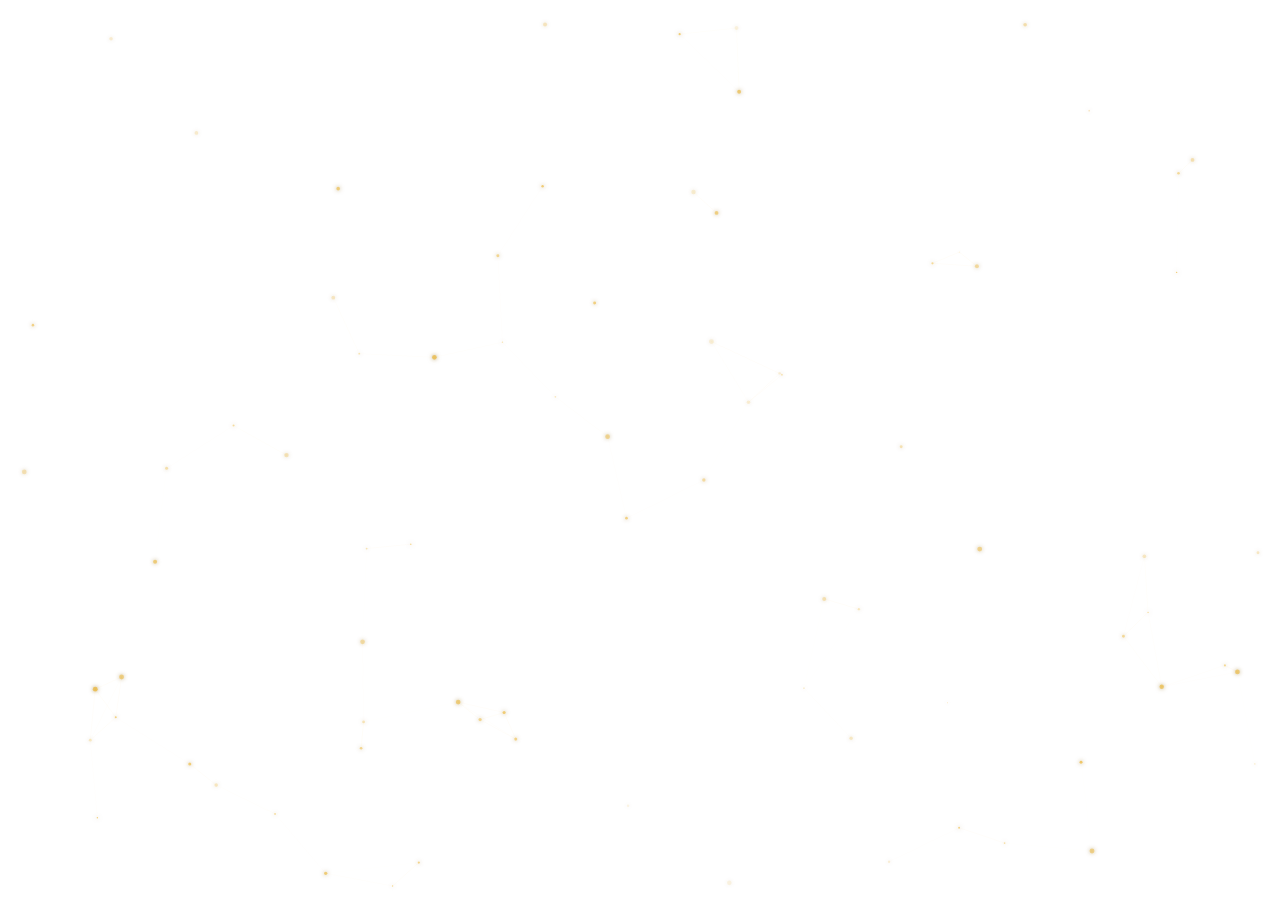
<file: .agents/skills/gsap-scrolltrigger-storytelling/demo/index.html>
<!doctype html>
<html lang="en">
<head>
  <meta charset="utf-8">
  <meta name="viewport" content="width=device-width, initial-scale=1">
  <meta name="neuform-sandboxed-demo" content="1">
  <meta http-equiv="Content-Security-Policy" content="default-src 'none'; connect-src 'self'; frame-src 'self'; script-src 'unsafe-inline'; style-src 'unsafe-inline'; base-uri 'none'; form-action 'none'; object-src 'none'">
  <title>Sandboxed Neuform demo</title>
  <style>
    html, body, iframe { width: 100%; height: 100%; margin: 0; border: 0; }
    body { overflow: hidden; background: #0b0b0b; }
    iframe { display: block; background: white; }
    .error { box-sizing: border-box; min-height: 100%; padding: 32px; color: #fff; font: 16px/1.5 system-ui, sans-serif; }
  </style>
</head>
<body>
  <iframe id="neuform-demo" title="Sandboxed Neuform design demo" sandbox="allow-scripts" referrerpolicy="no-referrer"></iframe>
  <script>
    const encodedHtml = "[base64]";
    const assetFiles = ["assets/page-03-1779243686348-eb642d26-a435-4dff-bb2f-0003b03f70.png","assets/page-04-1779243717410-ddca821f-6595-4a25-8269-cc90ddb2c1.png"];
    const runtimeFiles = ["../../../../assets/runtime/runtime-027051effa47-gsap-min.js","../../../../assets/runtime/runtime-163ebd087cfc-iconify-icon-min.js","../../../../assets/runtime/runtime-689ca8dda44c-scrolltrigger-min.js","../../../../assets/runtime/runtime-ccc8894b3418-runtime.js"];
    const frame = document.getElementById("neuform-demo");
    const decodeBytes = (value) => Uint8Array.from(atob(value), (character) => character.charCodeAt(0));
    const decode = (value) => new TextDecoder().decode(decodeBytes(value));
    const encodeBytes = (bytes) => {
      let binary = "";
      for (let index = 0; index < bytes.length; index += 32768) {
        binary += String.fromCharCode(...bytes.subarray(index, index + 32768));
      }
      return btoa(binary);
    };
    const mediaTypes = {
      avif: "image/avif",
      gif: "image/gif",
      jpg: "image/jpeg",
      jpeg: "image/jpeg",
      mp4: "video/mp4",
      png: "image/png",
      webm: "video/webm",
      webp: "image/webp"
    };
    const loadAsset = async (file) => {
      const response = await fetch(file, { cache: "no-store", credentials: "omit", redirect: "error" });
      if (!response.ok) throw new Error("Could not load local demo asset: " + file);
      const extension = file.split(".").pop().toLowerCase();
      const contentType = mediaTypes[extension] || "application/octet-stream";
      const bytes = new Uint8Array(await response.arrayBuffer());
      return { base64: encodeBytes(bytes), contentType, file, kind: "asset" };
    };
    Promise.allSettled(assetFiles.map(loadAsset)).then((results) => {
      const runtimeSources = runtimeFiles.map((file) => new URL(file, location.href).href).join(" ");
      const source = decode(encodedHtml).replace("__NEUFORM_RUNTIME_SOURCES__", runtimeSources);
      const mediaAssets = [];
      for (const result of results) {
        if (result.status !== "fulfilled") continue;
        mediaAssets.push(result.value);
      }
      frame.addEventListener("load", () => {
        frame.contentWindow.postMessage({ type: "neuform-assets-v1", assets: mediaAssets }, "*");
      }, { once: true });
      frame.srcdoc = source;
    }).catch((error) => {
      document.body.innerHTML = '<div class="error">Unable to load this sandboxed demo.</div>';
      console.error(error);
    });
  </script>
</body>
</html>
</file>
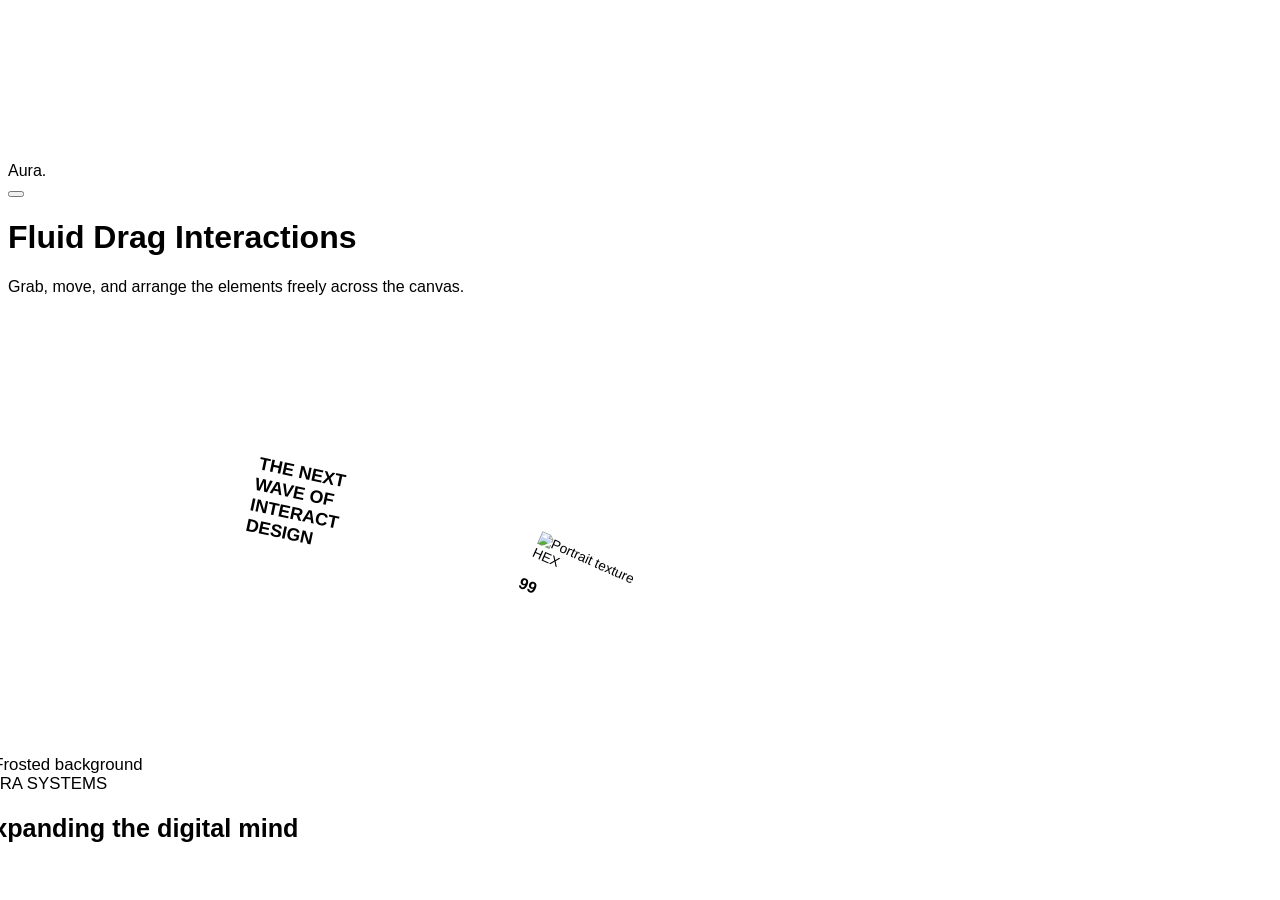
<file: .agents/skills/gsap/demo/index.html>
<!doctype html>
<html lang="en">
<head>
  <meta charset="utf-8">
  <meta name="viewport" content="width=device-width, initial-scale=1">
  <meta name="neuform-sandboxed-demo" content="1">
  <meta http-equiv="Content-Security-Policy" content="default-src 'none'; connect-src 'self'; frame-src 'self'; script-src 'unsafe-inline'; style-src 'unsafe-inline'; base-uri 'none'; form-action 'none'; object-src 'none'">
  <title>Sandboxed Neuform demo</title>
  <style>
    html, body, iframe { width: 100%; height: 100%; margin: 0; border: 0; }
    body { overflow: hidden; background: #0b0b0b; }
    iframe { display: block; background: white; }
    .error { box-sizing: border-box; min-height: 100%; padding: 32px; color: #fff; font: 16px/1.5 system-ui, sans-serif; }
  </style>
</head>
<body>
  <iframe id="neuform-demo" title="Sandboxed Neuform design demo" sandbox="allow-scripts" referrerpolicy="no-referrer"></iframe>
  <script>
    const encodedHtml = "[base64]/[base64]/IHBhcnNlRmxvYXQobWF0Y2hSb3RbMV0pIDogMCwKICAgICAgICAgICAgICAgICAgICBzY2FsZTogbWF0Y2hTY2FsZSA/[base64]";
    const assetFiles = ["assets/page-01-4f5668c5-fc4a-44e0-bc5e-a664189d3c31-800w.jpg","assets/page-02-0d868fef-f560-45ca-ab35-5dad4fc29059-800w.webp"];
    const runtimeFiles = ["../../../../assets/runtime/runtime-027051effa47-gsap-min.js","../../../../assets/runtime/runtime-163ebd087cfc-iconify-icon-min.js","../../../../assets/runtime/runtime-25023b521d77-three-min.js","../../../../assets/runtime/runtime-8da2c9e0e562-draggable-min.js","../../../../assets/runtime/runtime-ccc8894b3418-runtime.js"];
    const frame = document.getElementById("neuform-demo");
    const decodeBytes = (value) => Uint8Array.from(atob(value), (character) => character.charCodeAt(0));
    const decode = (value) => new TextDecoder().decode(decodeBytes(value));
    const encodeBytes = (bytes) => {
      let binary = "";
      for (let index = 0; index < bytes.length; index += 32768) {
        binary += String.fromCharCode(...bytes.subarray(index, index + 32768));
      }
      return btoa(binary);
    };
    const mediaTypes = {
      avif: "image/avif",
      gif: "image/gif",
      jpg: "image/jpeg",
      jpeg: "image/jpeg",
      mp4: "video/mp4",
      png: "image/png",
      webm: "video/webm",
      webp: "image/webp"
    };
    const loadAsset = async (file) => {
      const response = await fetch(file, { cache: "no-store", credentials: "omit", redirect: "error" });
      if (!response.ok) throw new Error("Could not load local demo asset: " + file);
      const extension = file.split(".").pop().toLowerCase();
      const contentType = mediaTypes[extension] || "application/octet-stream";
      const bytes = new Uint8Array(await response.arrayBuffer());
      return { base64: encodeBytes(bytes), contentType, file, kind: "asset" };
    };
    Promise.allSettled(assetFiles.map(loadAsset)).then((results) => {
      const runtimeSources = runtimeFiles.map((file) => new URL(file, location.href).href).join(" ");
      const source = decode(encodedHtml).replace("__NEUFORM_RUNTIME_SOURCES__", runtimeSources);
      const mediaAssets = [];
      for (const result of results) {
        if (result.status !== "fulfilled") continue;
        mediaAssets.push(result.value);
      }
      frame.addEventListener("load", () => {
        frame.contentWindow.postMessage({ type: "neuform-assets-v1", assets: mediaAssets }, "*");
      }, { once: true });
      frame.srcdoc = source;
    }).catch((error) => {
      document.body.innerHTML = '<div class="error">Unable to load this sandboxed demo.</div>';
      console.error(error);
    });
  </script>
</body>
</html>
</file>
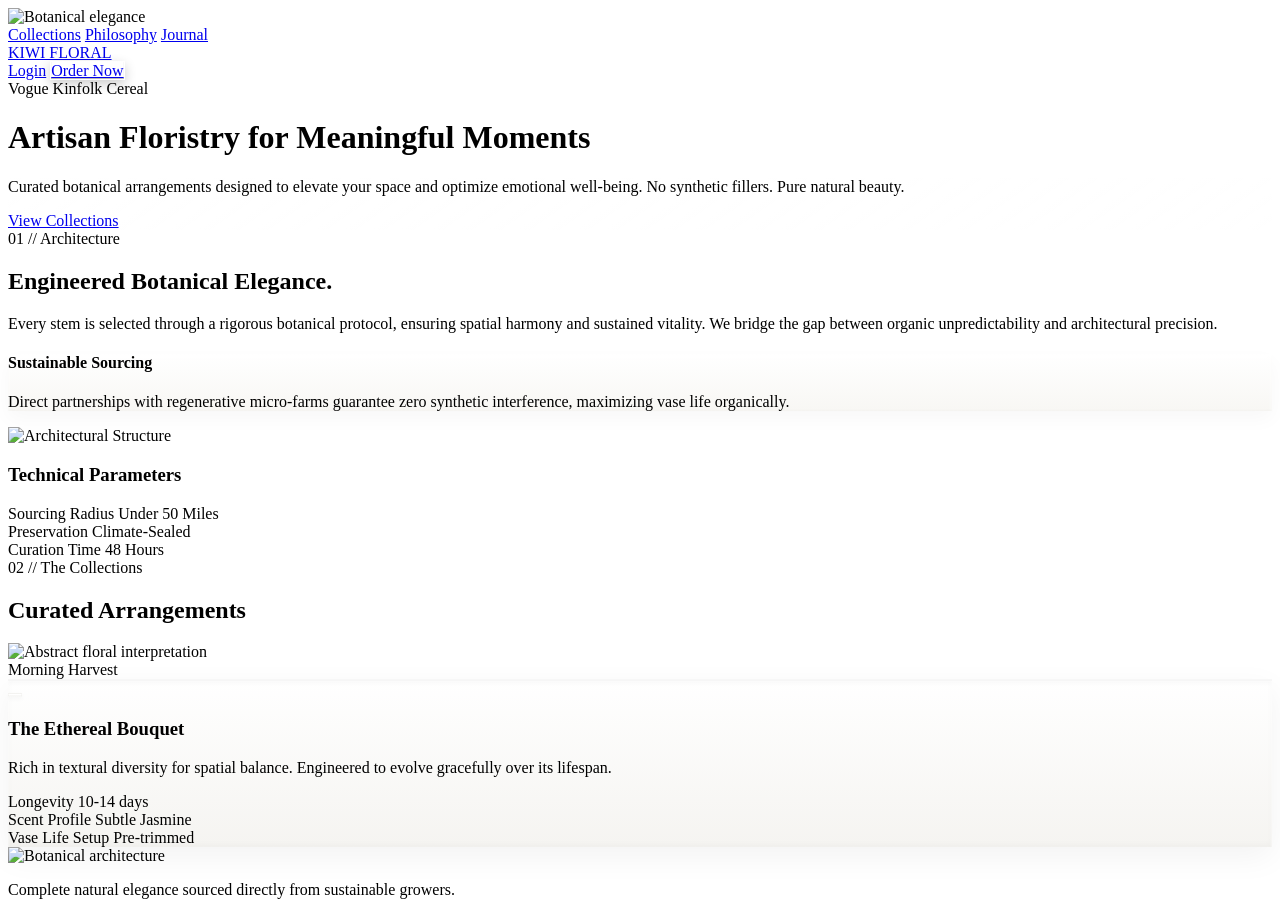
<file: .agents/skills/masked-reveal/demo/index.html>
<!doctype html>
<html lang="en">
<head>
  <meta charset="utf-8">
  <meta name="viewport" content="width=device-width, initial-scale=1">
  <meta name="neuform-sandboxed-demo" content="1">
  <meta http-equiv="Content-Security-Policy" content="default-src 'none'; connect-src 'self'; frame-src 'self'; script-src 'unsafe-inline'; style-src 'unsafe-inline'; base-uri 'none'; form-action 'none'; object-src 'none'">
  <title>Sandboxed Neuform demo</title>
  <style>
    html, body, iframe { width: 100%; height: 100%; margin: 0; border: 0; }
    body { overflow: hidden; background: #0b0b0b; }
    iframe { display: block; background: white; }
    .error { box-sizing: border-box; min-height: 100%; padding: 32px; color: #fff; font: 16px/1.5 system-ui, sans-serif; }
  </style>
</head>
<body>
  <iframe id="neuform-demo" title="Sandboxed Neuform design demo" sandbox="allow-scripts" referrerpolicy="no-referrer"></iframe>
  <script>
    const encodedHtml = "[base64]";
    const assetFiles = ["assets/page-01-65695f80-23f9-46ee-8487-cbb6c93cc48b-3840w.webp","assets/page-02-724142aa-44a6-48d3-9cf3-761e00d05b78-1600w.jpg","assets/page-03-4734259a-bad7-422f-981e-ce01e79184f2-1600w.jpg","assets/page-04-005600e5-f6ab-4e59-bc86-eaeb02797dfa-1600w.jpg","assets/page-05-e534354d-c5f2-4399-a1d9-2f50338e8c47-1600w.jpg","assets/page-06-fb6415fd-bf4d-4ccf-8e9d-7ab445e99207-1600w.jpg"];
    const runtimeFiles = ["../../../../assets/runtime/runtime-027051effa47-gsap-min.js","../../../../assets/runtime/runtime-163ebd087cfc-iconify-icon-min.js","../../../../assets/runtime/runtime-689ca8dda44c-scrolltrigger-min.js","../../../../assets/runtime/runtime-ccc8894b3418-runtime.js"];
    const frame = document.getElementById("neuform-demo");
    const decodeBytes = (value) => Uint8Array.from(atob(value), (character) => character.charCodeAt(0));
    const decode = (value) => new TextDecoder().decode(decodeBytes(value));
    const encodeBytes = (bytes) => {
      let binary = "";
      for (let index = 0; index < bytes.length; index += 32768) {
        binary += String.fromCharCode(...bytes.subarray(index, index + 32768));
      }
      return btoa(binary);
    };
    const mediaTypes = {
      avif: "image/avif",
      gif: "image/gif",
      jpg: "image/jpeg",
      jpeg: "image/jpeg",
      mp4: "video/mp4",
      png: "image/png",
      webm: "video/webm",
      webp: "image/webp"
    };
    const loadAsset = async (file) => {
      const response = await fetch(file, { cache: "no-store", credentials: "omit", redirect: "error" });
      if (!response.ok) throw new Error("Could not load local demo asset: " + file);
      const extension = file.split(".").pop().toLowerCase();
      const contentType = mediaTypes[extension] || "application/octet-stream";
      const bytes = new Uint8Array(await response.arrayBuffer());
      return { base64: encodeBytes(bytes), contentType, file, kind: "asset" };
    };
    Promise.allSettled(assetFiles.map(loadAsset)).then((results) => {
      const runtimeSources = runtimeFiles.map((file) => new URL(file, location.href).href).join(" ");
      const source = decode(encodedHtml).replace("__NEUFORM_RUNTIME_SOURCES__", runtimeSources);
      const mediaAssets = [];
      for (const result of results) {
        if (result.status !== "fulfilled") continue;
        mediaAssets.push(result.value);
      }
      frame.addEventListener("load", () => {
        frame.contentWindow.postMessage({ type: "neuform-assets-v1", assets: mediaAssets }, "*");
      }, { once: true });
      frame.srcdoc = source;
    }).catch((error) => {
      document.body.innerHTML = '<div class="error">Unable to load this sandboxed demo.</div>';
      console.error(error);
    });
  </script>
</body>
</html>
</file>
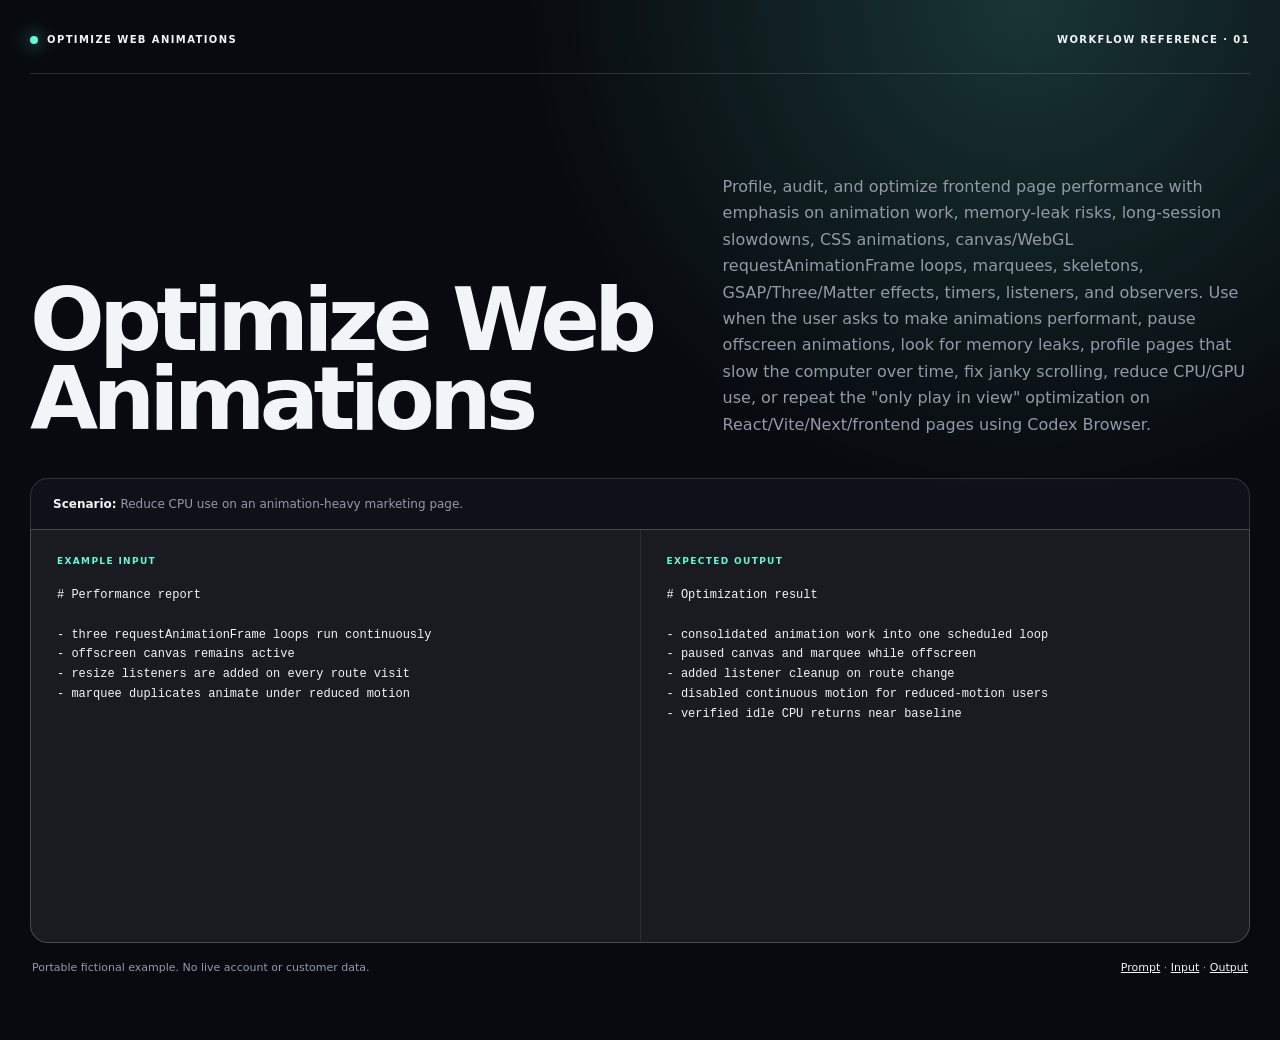
<file: .agents/skills/optimize-web-animations/demo/index.html>
<!doctype html>
<html lang="en"><head><meta charset="utf-8"><meta name="viewport" content="width=device-width, initial-scale=1"><link rel="icon" href="data:,">
<title>Optimize Web Animations · Workflow Demo</title><style>:root{--bg:#080a0f;--panel:rgba(18,21,29,.72);--ink:#f2f5f7;--muted:#929aa7;--line:rgba(255,255,255,.14);--accent:hsl(168 92% 68%);font-family:Inter,ui-sans-serif,system-ui,-apple-system,BlinkMacSystemFont,"Segoe UI",sans-serif;color:var(--ink);background:var(--bg)}*{box-sizing:border-box}body{min-width:320px;margin:0;background:radial-gradient(circle at 80% 0,color-mix(in srgb,var(--accent) 18%,transparent),transparent 34%),var(--bg);color:var(--ink)}main{width:min(1220px,calc(100% - 40px));margin:auto;padding:22px 0 48px}nav{display:flex;align-items:center;justify-content:space-between;padding:12px 0 28px;border-bottom:1px solid var(--line);font-size:10px;font-weight:700;letter-spacing:.14em;text-transform:uppercase}nav span:first-child{display:flex;gap:9px;align-items:center}nav i{width:8px;height:8px;border-radius:50%;background:var(--accent);box-shadow:0 0 18px var(--accent)}header{display:grid;grid-template-columns:1.1fr .9fr;gap:48px;align-items:end;padding:clamp(52px,8vw,100px) 0 40px}h1{max-width:11ch;margin:0;font-size:clamp(46px,7vw,88px);line-height:.9;letter-spacing:-.065em}header p{max-width:52ch;margin:0;color:var(--muted);line-height:1.65}.scenario{padding:18px 22px;border:1px solid var(--line);border-bottom:0;border-radius:18px 18px 0 0;background:var(--panel);color:var(--muted);font-size:12px}.scenario b{color:var(--ink)}.handoff{display:grid;grid-template-columns:1fr 1fr;gap:1px;overflow:hidden;border:1px solid var(--line);border-radius:0 0 18px 18px;background:var(--line)}article{min-width:0;padding:26px;background:var(--panel)}article>span{display:block;margin-bottom:20px;color:var(--accent);font-size:9px;font-weight:800;letter-spacing:.15em;text-transform:uppercase}pre{min-height:330px;margin:0;overflow:auto;white-space:pre-wrap;color:var(--ink);font:12px/1.65 ui-monospace,SFMono-Regular,Menlo,monospace}.links{display:flex;justify-content:space-between;padding:18px 2px;color:var(--muted);font-size:11px}.links a{color:var(--ink)}@media(max-width:760px){header,.handoff{grid-template-columns:1fr}header{gap:24px}h1{font-size:52px}pre{min-height:0}.links{flex-direction:column;gap:10px}}</style></head>
<body><main>
<nav><span><i></i>Optimize Web Animations</span><span>Workflow reference · 01</span></nav>
<header><h1>Optimize Web Animations</h1><p>Profile, audit, and optimize frontend page performance with emphasis on animation work, memory-leak risks, long-session slowdowns, CSS animations, canvas/WebGL requestAnimationFrame loops, marquees, skeletons, GSAP/Three/Matter effects, timers, listeners, and observers. Use when the user asks to make animations performant, pause offscreen animations, look for memory leaks, profile pages that slow the computer over time, fix janky scrolling, reduce CPU/GPU use, or repeat the &quot;only play in view&quot; optimization on React/Vite/Next/frontend pages using Codex Browser.</p></header>
<div class="scenario"><b>Scenario:</b> Reduce CPU use on an animation-heavy marketing page.</div>
<section class="handoff" aria-label="Example input and expected output">
<article><span>Example input</span><pre># Performance report

- three requestAnimationFrame loops run continuously
- offscreen canvas remains active
- resize listeners are added on every route visit
- marquee duplicates animate under reduced motion</pre></article>
<article><span>Expected output</span><pre># Optimization result

- consolidated animation work into one scheduled loop
- paused canvas and marquee while offscreen
- added listener cleanup on route change
- disabled continuous motion for reduced-motion users
- verified idle CPU returns near baseline</pre></article>
</section>
<footer class="links"><span>Portable fictional example. No live account or customer data.</span><span><a href="PROMPT.md">Prompt</a> · <a href="input.md">Input</a> · <a href="expected-output.md">Output</a></span></footer>
</main></body></html>
</file>
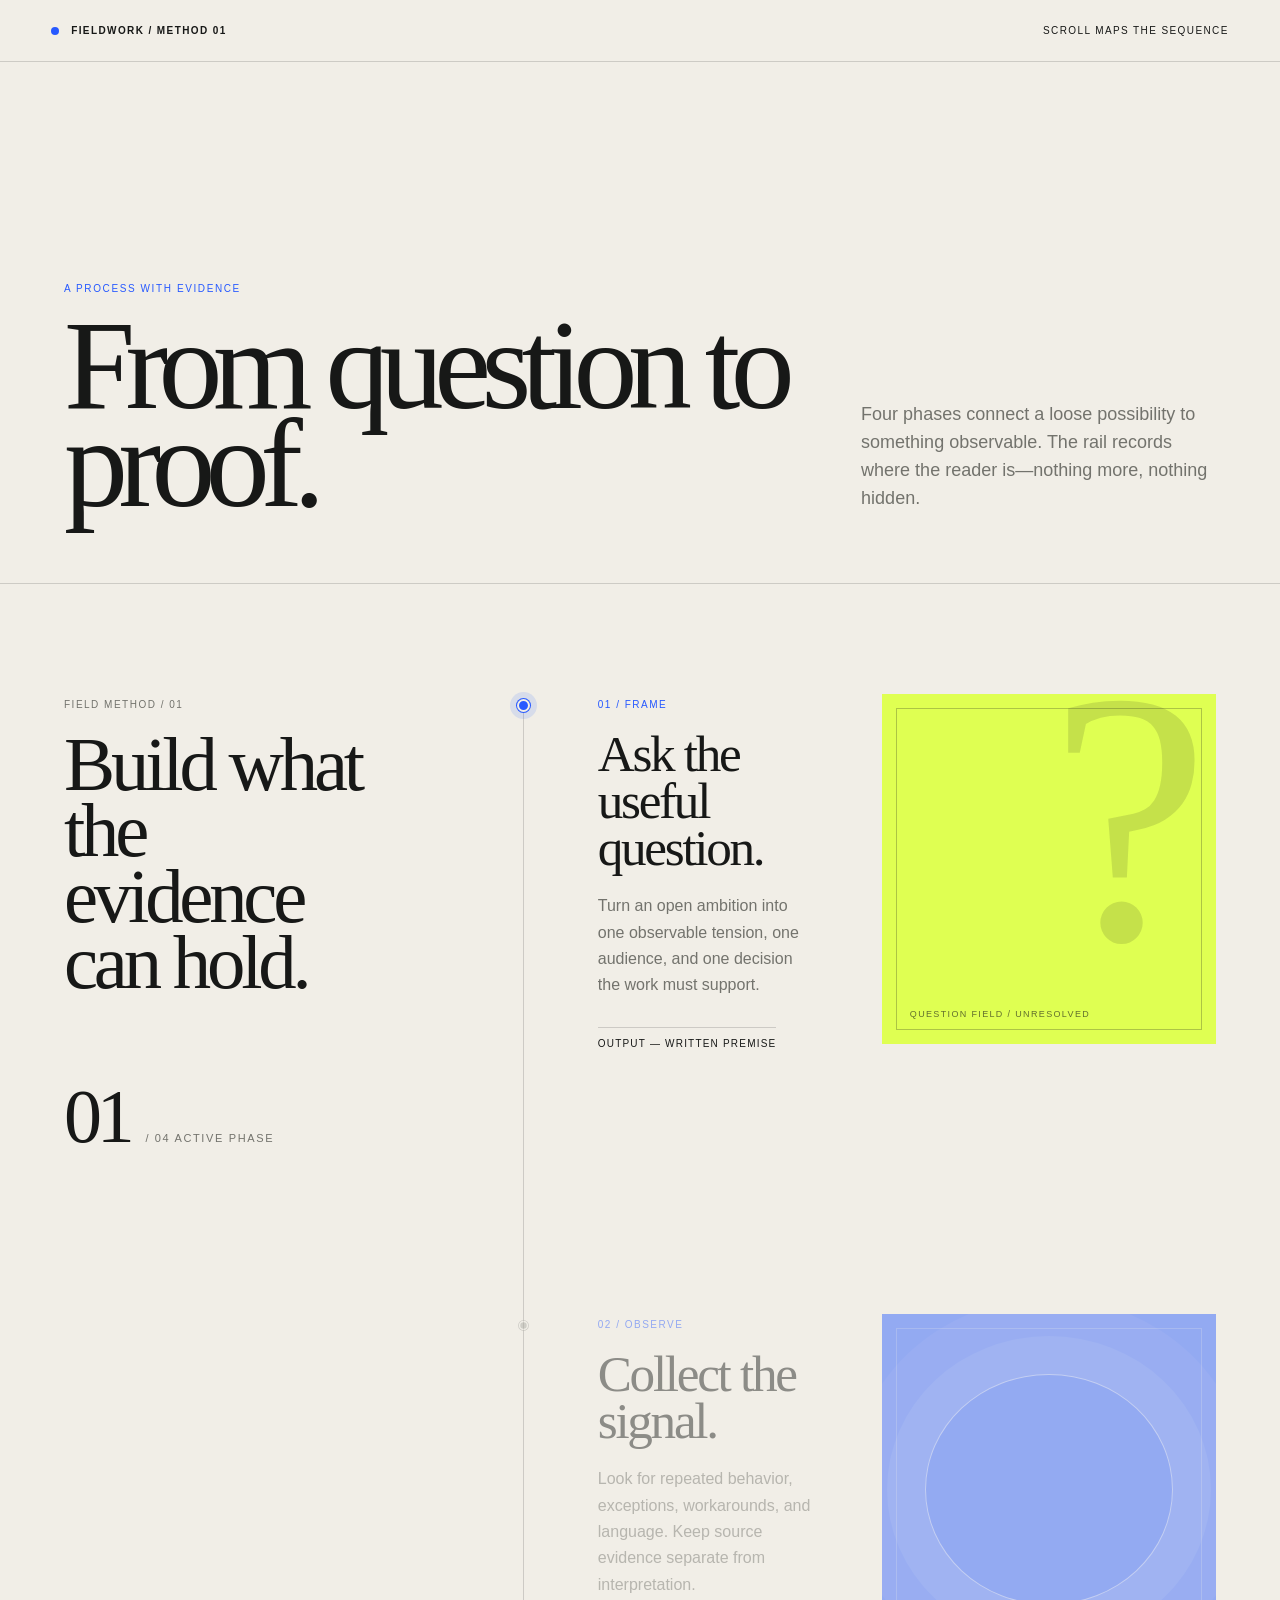
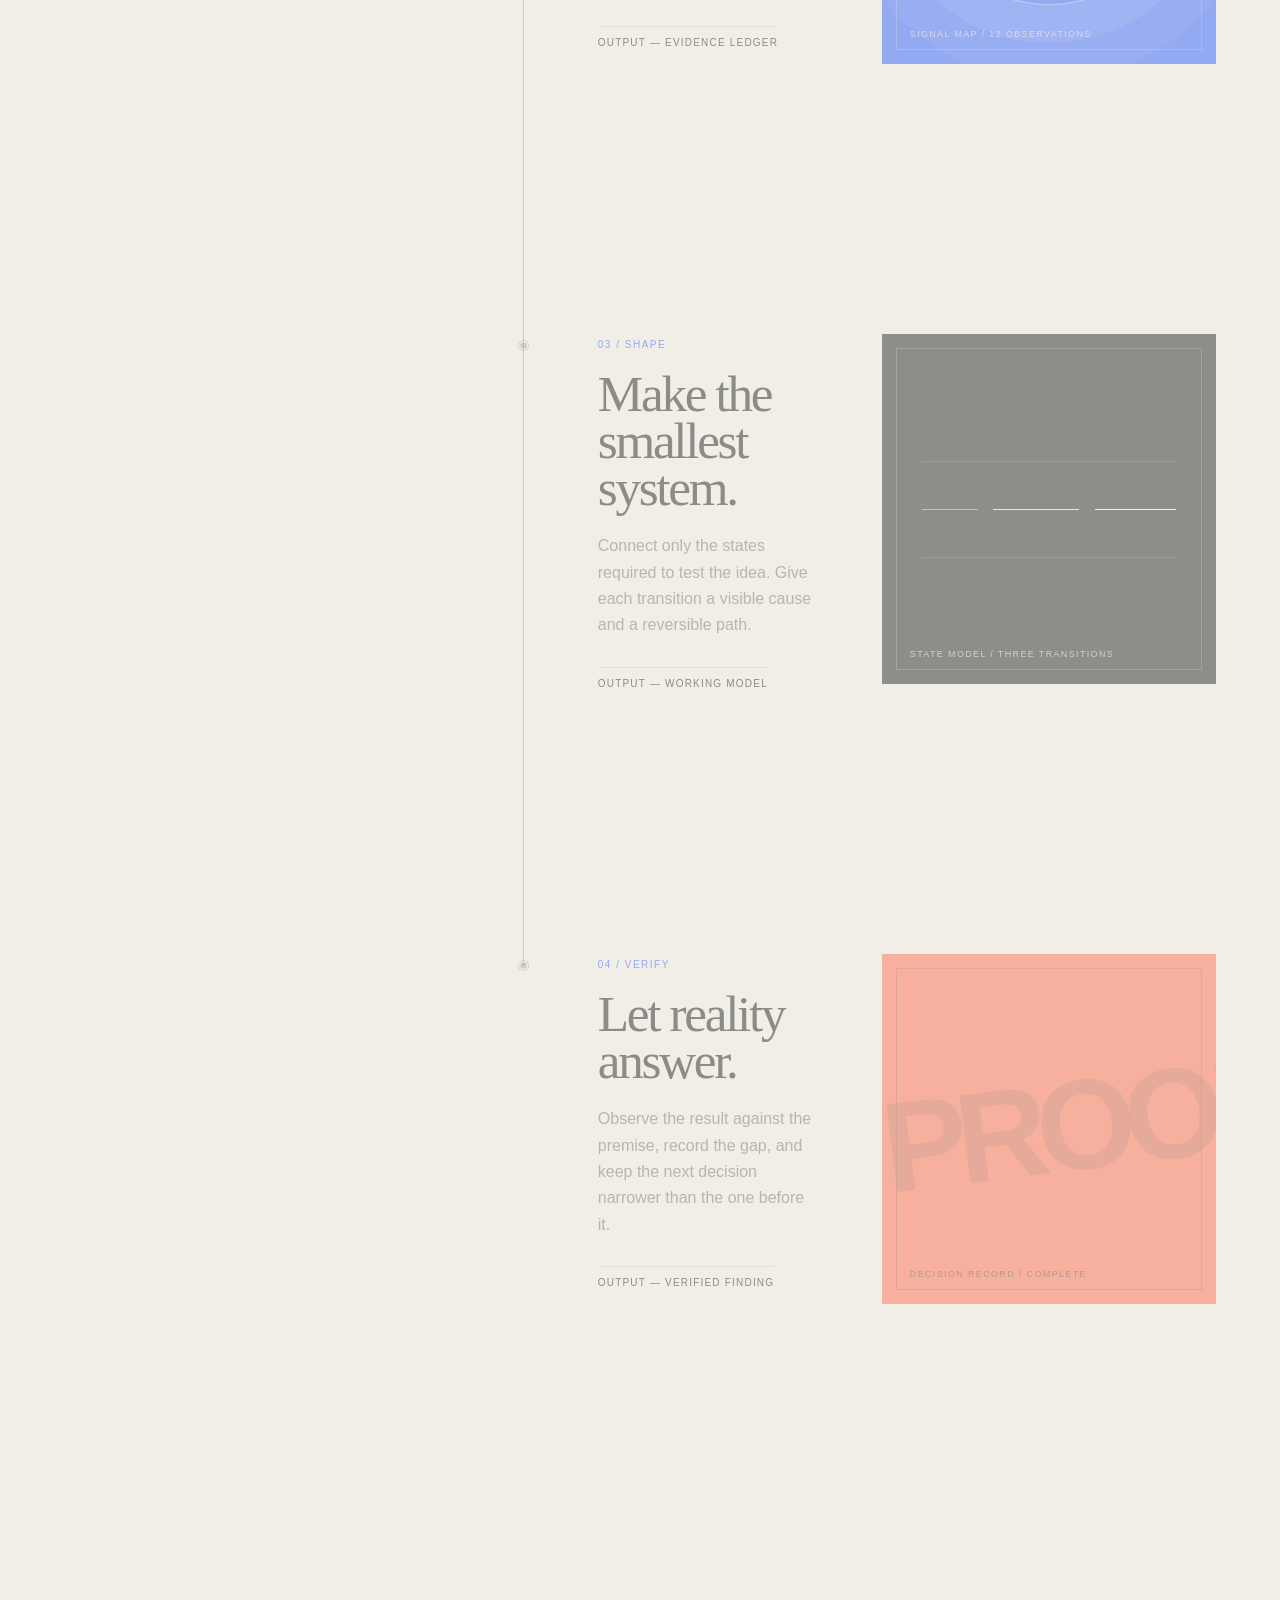
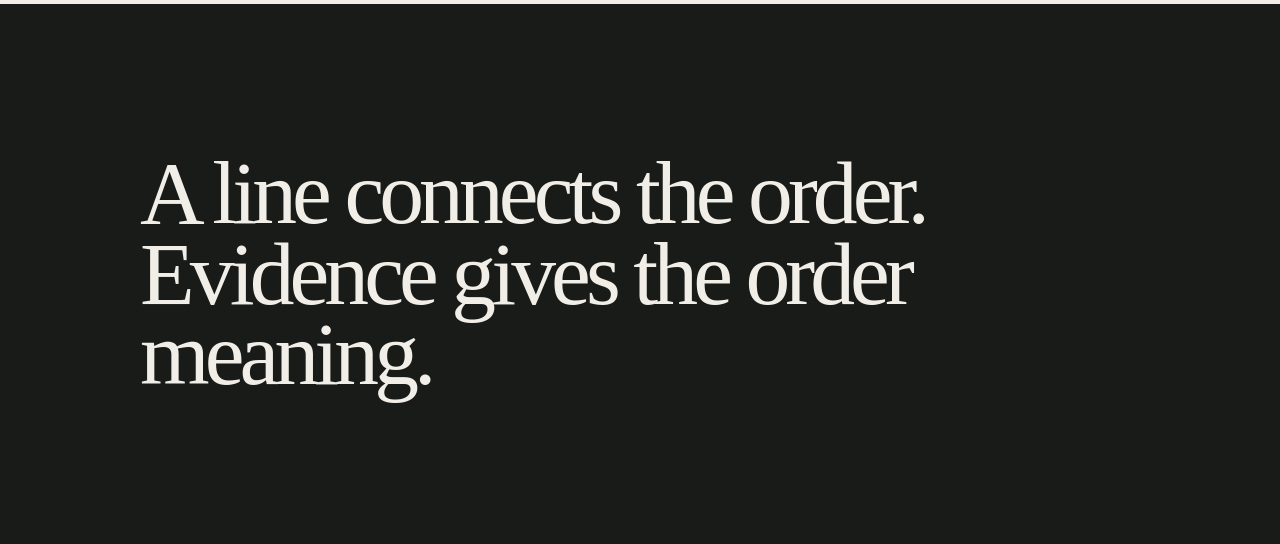
<file: .agents/skills/scroll-progress-timeline/demo/index.html>
<!doctype html>
<html lang="en">
<head>
  <meta charset="utf-8">
  <meta name="viewport" content="width=device-width, initial-scale=1">
  <meta name="description" content="A data-ready scroll progress timeline demo.">
  <title>Fieldwork — Scroll Progress Timeline</title>
  <style>
    :root { color-scheme: light; --paper: #f1eee7; --ink: #171817; --muted: #73736d; --line: rgba(23,24,23,.16); --blue: #2759ff; --lime: #dfff52; --coral: #ff6848; --progress: 0; }
    * { box-sizing: border-box; }
    html { scroll-behavior: smooth; }
    body { margin: 0; min-width: 320px; color: var(--ink); background: var(--paper); font-family: Arial, Helvetica, sans-serif; }
    .topbar { min-height: 62px; padding: 0 clamp(20px,4vw,60px); border-bottom: 1px solid var(--line); display: flex; align-items: center; justify-content: space-between; text-transform: uppercase; letter-spacing: .14em; font-size: 10px; }
    .topbar b { display: flex; align-items: center; gap: 12px; }
    .topbar b::before { content: ""; width: 8px; height: 8px; background: var(--blue); border-radius: 50%; }
    .hero { min-height: 58vh; padding: clamp(70px,10vw,140px) clamp(20px,5vw,76px) 70px; display: grid; grid-template-columns: minmax(0,1.35fr) minmax(260px,.65fr); gap: 60px; align-items: end; border-bottom: 1px solid var(--line); }
    .kicker { display: block; margin-bottom: 22px; color: var(--blue); font-size: 10px; letter-spacing: .16em; text-transform: uppercase; }
    h1 { max-width: 1050px; margin: 0; font: 400 clamp(66px,10vw,148px)/.77 Georgia, "Times New Roman", serif; letter-spacing: -.075em; }
    .intro { max-width: 470px; margin: 0; color: var(--muted); font-size: 18px; line-height: 1.55; }
    .timeline { position: relative; max-width: 1540px; margin: 0 auto; padding: 110px clamp(20px,5vw,76px) 180px; display: grid; grid-template-columns: minmax(250px,.62fr) minmax(0,1.38fr); gap: clamp(44px,9vw,150px); }
    .chapter { position: sticky; top: 92px; align-self: start; min-height: 460px; display: flex; flex-direction: column; justify-content: space-between; }
    .chapter span { color: var(--muted); font-size: 10px; letter-spacing: .15em; text-transform: uppercase; }
    .chapter h2 { max-width: 500px; margin: 20px 0; font: 400 clamp(48px,6vw,88px)/.86 Georgia, serif; letter-spacing: -.055em; }
    .chapter .index { display: flex; align-items: end; gap: 16px; }
    .chapter .current { font: 400 76px/1 Georgia, serif; letter-spacing: -.07em; font-variant-numeric: tabular-nums; }
    .chapter .total { margin-bottom: 10px; color: var(--muted); font-size: 11px; }
    .steps-wrap { position: relative; min-width: 0; }
    .rail { position: absolute; left: 22px; top: var(--rail-top, 22px); width: 1px; height: var(--rail-height, calc(100% - 44px)); background: var(--line); }
    .rail i { display: block; width: 3px; height: 100%; margin-left: -1px; background: var(--blue); transform: scaleY(var(--progress)); transform-origin: top; }
    .steps { list-style: none; margin: 0; padding: 0; }
    .step { position: relative; display: grid; grid-template-columns: 46px minmax(0,1fr); gap: clamp(24px,4vw,58px); min-height: 620px; opacity: .46; transition: opacity .28s ease; }
    .step:last-child { min-height: 470px; }
    .step.active { opacity: 1; }
    .dot { position: relative; z-index: 2; width: 13px; height: 13px; margin: 5px 0 0 16px; border: 2px solid var(--paper); border-radius: 50%; background: #a7a69f; box-shadow: 0 0 0 1px #a7a69f; transform: scale(.72); transition: transform .28s ease, background .28s ease, box-shadow .28s ease; }
    .step.active .dot { background: var(--blue); box-shadow: 0 0 0 1px var(--blue), 0 0 0 7px rgba(39,89,255,.12); transform: scale(1); }
    .step-grid { display: grid; grid-template-columns: minmax(220px,.75fr) minmax(260px,1.25fr); gap: clamp(28px,5vw,72px); align-items: start; }
    .phase { color: var(--blue); font-size: 10px; letter-spacing: .15em; text-transform: uppercase; }
    .step h3 { margin: 18px 0 22px; font: 400 clamp(38px,4vw,62px)/.92 Georgia, serif; letter-spacing: -.045em; }
    .step p { margin: 0; color: var(--muted); font-size: 16px; line-height: 1.65; }
    .evidence { display: inline-flex; margin-top: 28px; padding-top: 10px; border-top: 1px solid var(--line); color: var(--ink); font-size: 10px; letter-spacing: .12em; text-transform: uppercase; }
    .media { min-height: 350px; position: relative; overflow: hidden; background: #1a1c1b; color: #f0eee7; isolation: isolate; }
    .media::after { content: ""; position: absolute; inset: 14px; border: 1px solid rgba(240,238,231,.22); pointer-events: none; }
    .media span { position: absolute; z-index: 2; left: 28px; bottom: 25px; color: rgba(240,238,231,.7); font-size: 9px; letter-spacing: .15em; text-transform: uppercase; }
    .one { background: var(--lime); color: var(--ink); }
    .one::before { content: "?"; position: absolute; right: 2%; top: -16%; font: 400 360px/1 Georgia, serif; color: rgba(23,24,23,.13); }
    .one::after { border-color: rgba(23,24,23,.25); }
    .one span { color: rgba(23,24,23,.62); }
    .two { background: var(--blue); }
    .two::before { content: ""; position: absolute; inset: 17% 13%; border: 1px solid rgba(255,255,255,.48); border-radius: 50%; box-shadow: 0 0 0 38px rgba(255,255,255,.08), 0 0 0 76px rgba(255,255,255,.05); }
    .three { background: #1b1d1c; }
    .three::before { content: ""; position: absolute; left: 12%; right: 12%; top: 50%; height: 1px; background: linear-gradient(90deg,var(--coral) 0 22%,transparent 22% 28%,var(--lime) 28% 62%,transparent 62% 68%,#f0eee7 68%); box-shadow: 0 -48px 0 rgba(240,238,231,.14), 0 48px 0 rgba(240,238,231,.14); }
    .four { background: var(--coral); color: var(--ink); }
    .four::before { content: "PROOF"; position: absolute; inset: 0; display: grid; place-items: center; font: 700 clamp(68px,10vw,150px)/1 Arial, sans-serif; letter-spacing: -.09em; color: rgba(23,24,23,.16); transform: rotate(-7deg); }
    .four::after { border-color: rgba(23,24,23,.24); }
    .four span { color: rgba(23,24,23,.64); }
    .closing { min-height: 60vh; padding: 110px clamp(20px,5vw,76px); background: #191b19; color: #f1eee7; display: grid; place-items: center; }
    .closing p { max-width: 1000px; margin: 0; font: 400 clamp(48px,7vw,104px)/.9 Georgia, serif; letter-spacing: -.055em; }
    :focus-visible { outline: 3px solid var(--blue); outline-offset: 4px; }
    @media (max-width: 860px) {
      html { scroll-behavior: auto; }
      .hero { min-height: 70vh; grid-template-columns: 1fr; gap: 34px; }
      .timeline { grid-template-columns: 1fr; padding-inline: 18px; }
      .chapter { position: relative; top: auto; min-height: auto; padding-bottom: 54px; border-bottom: 1px solid var(--line); }
      .chapter .index { margin-top: 28px; }
      .step { min-height: 570px; gap: 18px; }
      .step-grid { grid-template-columns: 1fr; gap: 28px; }
      .media { min-height: 280px; }
      .rail { left: 6px; }
      .dot { margin-left: 0; }
    }
    @media (prefers-reduced-motion: reduce) {
      :root { --progress: 1; }
      .step { opacity: 1; }
      .step .dot { transform: scale(1); }
    }
  </style>
</head>
<body>
  <header class="topbar"><b>Fieldwork / Method 01</b><span>Scroll maps the sequence</span></header>
  <main>
    <section class="hero" aria-labelledby="title"><div><span class="kicker">A process with evidence</span><h1 id="title">From question to proof.</h1></div><p class="intro">Four phases connect a loose possibility to something observable. The rail records where the reader is—nothing more, nothing hidden.</p></section>
    <section class="timeline" aria-labelledby="timeline-title">
      <aside class="chapter"><div><span>Field method / 01</span><h2 id="timeline-title">Build what the evidence can hold.</h2></div><div class="index"><strong class="current">01</strong><span class="total">/ 04 active phase</span></div></aside>
      <div class="steps-wrap">
        <div class="rail" aria-hidden="true"><i></i></div>
        <ol class="steps">
          <li class="step active" aria-current="step"><i class="dot" aria-hidden="true"></i><div class="step-grid"><div><span class="phase">01 / Frame</span><h3>Ask the useful question.</h3><p>Turn an open ambition into one observable tension, one audience, and one decision the work must support.</p><span class="evidence">Output — written premise</span></div><div class="media one" aria-hidden="true"><span>Question field / unresolved</span></div></div></li>
          <li class="step"><i class="dot" aria-hidden="true"></i><div class="step-grid"><div><span class="phase">02 / Observe</span><h3>Collect the signal.</h3><p>Look for repeated behavior, exceptions, workarounds, and language. Keep source evidence separate from interpretation.</p><span class="evidence">Output — evidence ledger</span></div><div class="media two" aria-hidden="true"><span>Signal map / 12 observations</span></div></div></li>
          <li class="step"><i class="dot" aria-hidden="true"></i><div class="step-grid"><div><span class="phase">03 / Shape</span><h3>Make the smallest system.</h3><p>Connect only the states required to test the idea. Give each transition a visible cause and a reversible path.</p><span class="evidence">Output — working model</span></div><div class="media three" aria-hidden="true"><span>State model / three transitions</span></div></div></li>
          <li class="step"><i class="dot" aria-hidden="true"></i><div class="step-grid"><div><span class="phase">04 / Verify</span><h3>Let reality answer.</h3><p>Observe the result against the premise, record the gap, and keep the next decision narrower than the one before it.</p><span class="evidence">Output — verified finding</span></div><div class="media four" aria-hidden="true"><span>Decision record / complete</span></div></div></li>
        </ol>
      </div>
    </section>
    <section class="closing"><p>A line connects the order. Evidence gives the order meaning.</p></section>
  </main>
  <script>
    (() => {
      const root = document.documentElement;
      const wrap = document.querySelector('.steps-wrap');
      const rail = document.querySelector('.rail');
      const steps = [...document.querySelectorAll('.step')];
      const dots = [...document.querySelectorAll('.dot')];
      const current = document.querySelector('.current');
      const reduced = matchMedia('(prefers-reduced-motion: reduce)').matches;
      let scheduled = false, geometry = null;

      function measure() {
        const wrapRect = wrap.getBoundingClientRect();
        const centers = dots.map(dot => { const rect = dot.getBoundingClientRect(); return rect.top + scrollY + rect.height / 2; });
        const wrapTop = wrapRect.top + scrollY;
        geometry = { centers, first: centers[0], last: centers.at(-1) };
        rail.style.setProperty('--rail-top', `${centers[0] - wrapTop}px`);
        rail.style.setProperty('--rail-height', `${centers.at(-1) - centers[0]}px`);
      }

      function render() {
        scheduled = false;
        measure();
        const anchor = scrollY + innerHeight * .52;
        const progress = reduced ? 1 : Math.min(1, Math.max(0, (anchor - geometry.first) / Math.max(1, geometry.last - geometry.first)));
        root.style.setProperty('--progress', progress.toFixed(4));
        let active = 0;
        geometry.centers.forEach((center, index) => { if (anchor >= center) active = index; });
        steps.forEach((step, index) => { step.classList.toggle('active', index === active); index === active ? step.setAttribute('aria-current', 'step') : step.removeAttribute('aria-current'); });
        current.textContent = String(active + 1).padStart(2, '0');
      }

      function requestRender() { if (!scheduled) { scheduled = true; requestAnimationFrame(render); } }
      addEventListener('scroll', requestRender, { passive: true });
      addEventListener('resize', requestRender);
      new ResizeObserver(requestRender).observe(wrap);
      document.fonts?.ready.then(requestRender);
      render();
    })();
  </script>
</body>
</html>
</file>
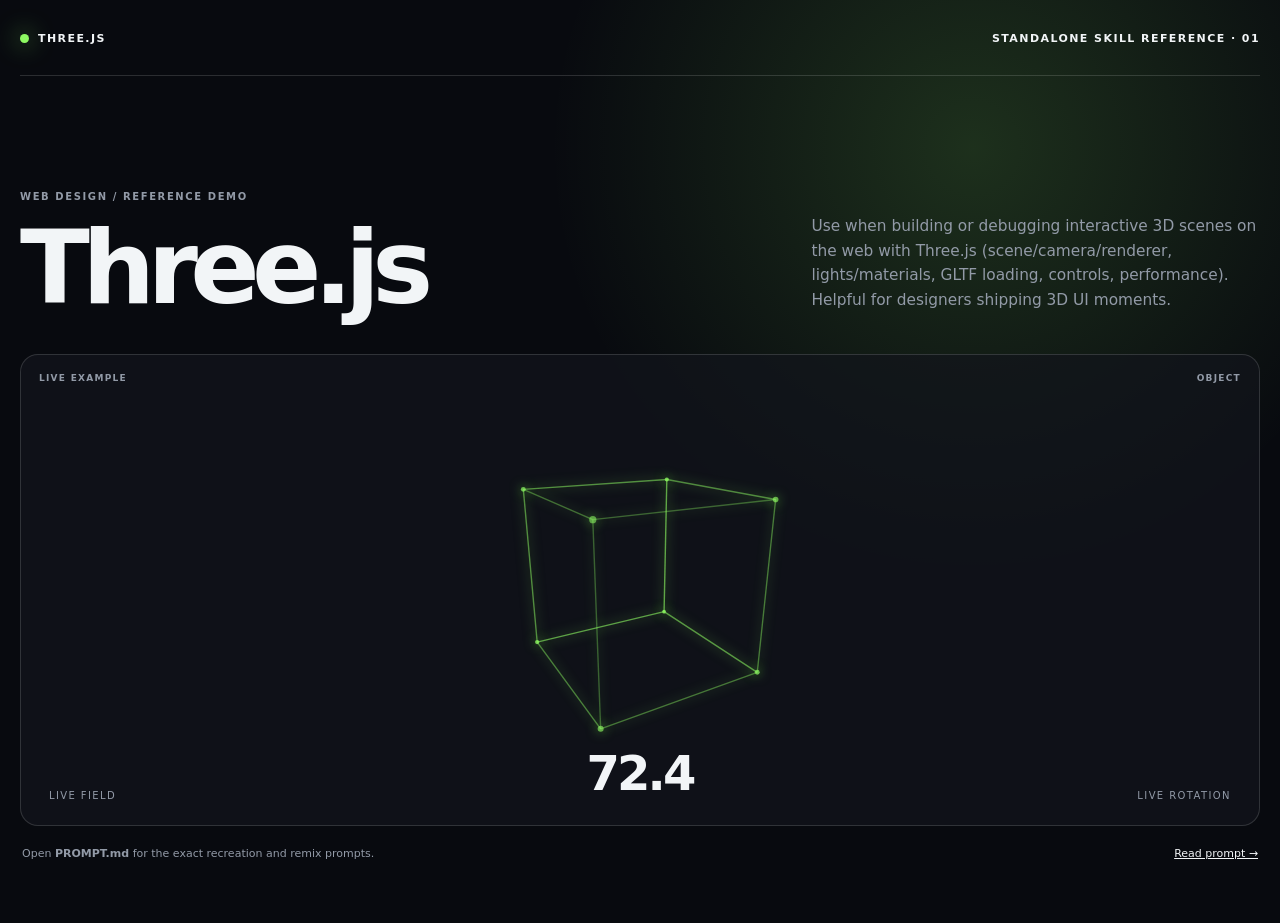
<file: .agents/skills/threejs/demo/index.html>
<!doctype html>
<html lang="en">
<head>
  <meta charset="utf-8">
  <meta name="viewport" content="width=device-width, initial-scale=1">
  <link rel="icon" href="data:,">
  <title>Three.js · Skill Demo</title>
  <style>:root{--bg:#080a0f;--panel:rgba(18,21,29,.72);--panelStrong:#121620;--ink:#f2f5f7;--muted:#929aa7;--line:rgba(255,255,255,.14);--accent:hsl(103 92% 68%);font-family:Inter,ui-sans-serif,system-ui,-apple-system,BlinkMacSystemFont,"Segoe UI",sans-serif;color:var(--ink);background:var(--bg)}
*{box-sizing:border-box}html{background:var(--bg);scroll-behavior:smooth}body{min-width:320px;margin:0;background:radial-gradient(circle at var(--mx,76%) var(--my,16%),color-mix(in srgb,var(--accent) 16%,transparent),transparent 34%),var(--bg);color:var(--ink)}button,a{font:inherit;color:inherit}button{border:1px solid var(--line);border-radius:999px;padding:11px 15px;background:var(--panel);cursor:pointer}button:hover,button:focus-visible{border-color:var(--accent);outline:2px solid color-mix(in srgb,var(--accent) 42%,transparent);outline-offset:3px}.shell{width:min(1280px,calc(100% - 40px));min-height:100svh;margin:auto;padding:22px 0 40px}.topbar{display:flex;align-items:center;justify-content:space-between;padding:10px 0 30px;border-bottom:1px solid var(--line);font-size:11px;font-weight:700;letter-spacing:.13em;text-transform:uppercase}.brand{display:flex;gap:9px;align-items:center}.brand i{width:9px;height:9px;border-radius:50%;background:var(--accent);box-shadow:0 0 24px var(--accent)}.topbar a{text-decoration:none}.intro{display:grid;grid-template-columns:minmax(0,1.25fr) minmax(260px,.75fr);gap:44px;align-items:end;padding:clamp(54px,9vw,116px) 0 42px}.intro small{display:block;margin-bottom:22px;color:var(--muted);font-size:10px;font-weight:700;letter-spacing:.16em;text-transform:uppercase}.intro h1{max-width:11ch;margin:0;font-size:clamp(48px,8vw,112px);font-weight:580;letter-spacing:-.075em;line-height:.86}.intro p{max-width:48ch;margin:0;color:var(--muted);font-size:clamp(14px,1.2vw,18px);line-height:1.6}.showcase{position:relative;min-height:470px;overflow:hidden;border:1px solid var(--line);border-radius:18px;background:var(--panel);isolation:isolate}.showcaseHeader{position:absolute;z-index:5;top:18px;right:18px;left:18px;display:flex;justify-content:space-between;color:var(--muted);font-size:9px;font-weight:700;letter-spacing:.14em;text-transform:uppercase;pointer-events:none}.layoutStudy{display:grid;grid-template-columns:1.15fr .85fr;min-height:470px}.layoutHero{display:flex;flex-direction:column;justify-content:flex-end;padding:clamp(28px,5vw,70px);border-right:1px solid var(--line)}.layoutHero>span,.kicker{color:var(--muted);font-size:10px;font-weight:700;letter-spacing:.14em;text-transform:uppercase}.layoutHero h2,.landing h2{max-width:9ch;margin:18px 0;font-size:clamp(42px,6vw,84px);line-height:.9;letter-spacing:-.065em}.layoutHero p,.landing p{max-width:38ch;color:var(--muted);line-height:1.55}.layoutCards{display:grid;grid-template-rows:repeat(3,1fr)}.layoutCards article{display:flex;align-items:end;justify-content:space-between;padding:26px;border-bottom:1px solid var(--line)}.layoutCards article:last-child{border:0}.layoutCards b{color:var(--accent);font-size:34px}.layoutCards span{text-transform:uppercase;font-size:10px;letter-spacing:.15em}.pricing{display:grid;grid-template-columns:repeat(3,1fr);gap:1px;min-height:470px;background:var(--line)}.pricing article{display:flex;flex-direction:column;padding:80px 28px 28px;background:var(--panelStrong)}.pricing article.featured{background:linear-gradient(160deg,color-mix(in srgb,var(--accent) 20%,var(--panelStrong)),var(--panelStrong))}.pricing p{font-size:11px;letter-spacing:.13em;text-transform:uppercase}.pricing strong{margin:24px 0 8px;font-size:56px;letter-spacing:-.06em}.pricing span{color:var(--muted)}.pricing button{margin-top:auto}.landing{display:flex;min-height:470px;flex-direction:column;justify-content:center;padding:clamp(40px,8vw,100px);background:radial-gradient(circle at 75% 36%,color-mix(in srgb,var(--accent) 45%,transparent),transparent 24%)}.landing .actions{display:flex;gap:10px;margin-top:24px}.landing .actions button:first-child{color:var(--bg);background:var(--ink)}.landing .proof{display:flex;gap:28px;margin-top:54px;color:var(--muted);font-size:11px}.marquee{display:flex;min-height:470px;align-items:center;overflow:hidden;-webkit-mask-image:linear-gradient(90deg,transparent,#000 15%,#000 85%,transparent);mask-image:linear-gradient(90deg,transparent,#000 15%,#000 85%,transparent)}.marqueeTrack{display:flex;width:max-content;animation:marquee 18s linear infinite}.marqueeTrack span{min-width:220px;padding:34px;border:1px solid var(--line);font-size:22px;font-weight:700;letter-spacing:-.04em;text-align:center}.iconGrid,.contactSheet{display:grid;grid-template-columns:repeat(3,1fr);gap:1px;min-height:470px;background:var(--line)}.iconGrid article,.contactSheet article{position:relative;padding:70px 28px 28px;background:var(--panelStrong)}.number{position:absolute;top:22px;right:22px;color:var(--accent);font-size:11px}.glyph{display:grid;width:110px;height:110px;place-items:center;margin:30px auto;border:1px solid var(--line);border-radius:34px;background:linear-gradient(145deg,color-mix(in srgb,var(--accent) 20%,transparent),transparent);font-size:48px}.iconGrid h3{text-align:center}.contactSheet .asset{height:280px;margin-bottom:22px;border-radius:2px;background-size:cover}.assetOne{background:radial-gradient(circle at 70% 30%,#d9f7ff,transparent 20%),linear-gradient(145deg,#203962,#8db3d6 48%,#d7d5c8)}.assetTwo{background:radial-gradient(circle at 50% 28%,#f1c6a2 0 10%,transparent 11%),linear-gradient(120deg,#1b2738,#754c5a 52%,#e1a77f)}.assetThree{background:repeating-radial-gradient(circle at 30% 65%,#c8b8ff 0 9px,#4c4274 10px 18px,#151629 19px 29px)}.contactSheet b,.contactSheet span{display:block}.contactSheet span{margin-top:8px;color:var(--muted);font-size:11px}.surfaceStudy{display:grid;grid-template-columns:1.4fr .6fr;grid-template-rows:1fr auto;gap:18px;min-height:470px;padding:70px 24px 24px}.surfaceStudy article{border:1px solid var(--line);border-radius:20px;background:linear-gradient(145deg,color-mix(in srgb,var(--accent) 12%,var(--panelStrong)),var(--panelStrong))}.surfaceHero{display:flex;grid-row:1/3;flex-direction:column;justify-content:flex-end;padding:42px}.surfaceHero strong{max-width:8ch;margin-top:20px;font-size:clamp(40px,5vw,72px);line-height:.92;letter-spacing:-.06em}.surfaceHero span,.surfaceCard span{color:var(--muted);font-size:10px;letter-spacing:.14em;text-transform:uppercase}.surfaceCard{display:flex;flex-direction:column;padding:26px}.surfaceCard b{margin:auto 0 4px;font-size:56px}.surfaceCard small{color:var(--muted)}.surfaceControl{align-self:end}.motionStage{display:flex;min-height:470px;flex-direction:column;justify-content:center;padding:70px clamp(28px,7vw,90px)}.maskLine{overflow:hidden;margin:0;font-size:clamp(44px,7vw,98px);font-weight:600;letter-spacing:-.075em;line-height:.84}.maskLine span{display:block;transform:translateY(110%);animation:wordIn .8s cubic-bezier(.16,1,.3,1) forwards}.maskLine:nth-child(2) span{animation-delay:.12s}.maskLine:nth-child(3) span{animation-delay:.24s}.accentLine{color:var(--accent)}.timeline{display:flex;gap:8px;margin:42px 0 20px}.timeline i{width:58px;height:3px;background:var(--line);transform-origin:left;animation:grow .8s .42s both}.timeline i:nth-child(2){animation-delay:.54s}.timeline i:nth-child(3){animation-delay:.66s}.timeline i:nth-child(4){animation-delay:.78s}.replay{width:max-content}.visualization{position:relative;min-height:470px}.visualization canvas{position:absolute;inset:0;width:100%;height:100%}.vizMeta{position:absolute;right:28px;bottom:24px;left:28px;display:grid;grid-template-columns:1fr auto 1fr;align-items:end;color:var(--muted);font-size:10px;letter-spacing:.14em;text-transform:uppercase}.vizMeta strong{color:var(--ink);font-size:48px;letter-spacing:-.06em}.vizMeta span:last-child{text-align:right}.simulation{position:relative;min-height:470px}.goo{position:absolute;inset:0;width:100%;height:100%}.goo circle{fill:var(--accent)}.orbA{animation:orbA 4.4s ease-in-out infinite alternate}.orbB{animation:orbB 5.1s ease-in-out infinite alternate}.reset{position:absolute;right:24px;bottom:24px}.demoNote{display:flex;justify-content:space-between;gap:24px;padding:20px 2px;color:var(--muted);font-size:11px;line-height:1.5}.demoNote a{color:var(--ink)}
.pricingWrap{min-height:470px;padding-top:52px}.billingBar{display:flex;align-items:center;justify-content:space-between;min-height:58px;padding:8px 20px;border-top:1px solid var(--line);color:var(--muted);font-size:10px;letter-spacing:.12em;text-transform:uppercase}.billingBar .billingToggle{padding:8px 12px;background:var(--panelStrong);font-size:10px}.pricingWrap .pricing{min-height:360px}.pricingWrap .pricing article{padding:42px 28px 28px}.vizMeta button{justify-self:end;padding:8px 11px;font-size:9px;letter-spacing:.1em;text-transform:uppercase}

@keyframes marquee{to{transform:translateX(-50%)}}@keyframes wordIn{to{transform:translateY(0)}}@keyframes grow{from{transform:scaleX(0)}to{transform:scaleX(1)}}@keyframes orbA{to{transform:translate(-120px,70px)}}@keyframes orbB{to{transform:translate(80px,120px)}}@media(max-width:760px){.intro{grid-template-columns:1fr;padding-top:60px}.intro h1{font-size:54px}.layoutStudy,.pricing,.iconGrid,.contactSheet,.surfaceStudy{grid-template-columns:1fr}.layoutHero{border-right:0;border-bottom:1px solid var(--line)}.pricing article{min-height:320px}.surfaceHero{grid-row:auto}.showcase{min-height:540px}.topbar span:last-child{display:none}.demoNote{flex-direction:column}.landing .proof{flex-direction:column;gap:8px}.vizMeta{grid-template-columns:1fr auto}.vizMeta span:last-child{display:none}}@media(prefers-reduced-motion:reduce){html{scroll-behavior:auto}.marqueeTrack,.maskLine span,.timeline i,.orbA,.orbB{animation:none;transform:none}}</style>
</head>
<body data-kind="object" data-skill="threejs">
  <main class="shell">
    <nav class="topbar" aria-label="Demo navigation"><a class="brand" href="#"><i></i>Three.js</a><span>Standalone skill reference · 01</span></nav>
    <header class="intro">
      <div><small>web design / reference demo</small><h1>Three.js</h1></div>
      <p>Use when building or debugging interactive 3D scenes on the web with Three.js (scene/camera/renderer, lights/materials, GLTF loading, controls, performance). Helpful for designers shipping 3D UI moments.</p>
    </header>
    <section class="showcase" aria-label="Three.js demonstration">
      <div class="showcaseHeader"><span>Live example</span><span>object</span></div>
<div class="visualization">
  <canvas aria-label="Three.js procedural visualization"></canvas>
  <div class="vizMeta"><span>Live field</span><strong>72.4</strong><span>Live rotation</span></div>
</div>
    </section>
    <footer class="demoNote"><span>Open <strong>PROMPT.md</strong> for the exact recreation and remix prompts.</span><a href="PROMPT.md">Read prompt →</a></footer>
  </main>
  <script>const reduced=matchMedia("(prefers-reduced-motion: reduce)").matches;addEventListener("pointermove",event=>{document.body.style.setProperty("--mx",event.clientX+"px");document.body.style.setProperty("--my",event.clientY+"px")},{passive:true});const billing=document.querySelector(".billingToggle");if(billing)billing.addEventListener("click",()=>{const annual=billing.getAttribute("aria-pressed")!=="true";billing.setAttribute("aria-pressed",String(annual));billing.textContent=annual?"Show monthly pricing":"Show annual pricing";document.querySelectorAll(".pricing strong").forEach(price=>price.textContent=annual?price.dataset.annual:price.dataset.monthly)});const replay=document.querySelector(".replay");if(replay)replay.addEventListener("click",()=>{document.querySelectorAll(".maskLine span,.timeline i").forEach(node=>{node.style.animation="none";node.offsetHeight;node.style.animation=""})});const reset=document.querySelector(".reset");if(reset)reset.addEventListener("click",()=>document.querySelectorAll(".orbA,.orbB").forEach(node=>{node.style.animation="none";node.offsetHeight;node.style.animation=""}));const canvas=document.querySelector("canvas");if(canvas&&!reduced){const context=canvas.getContext("2d");let width=0,height=0,frame=0,time=0;const mode="object";const bodies=Array.from({length:14},(_,i)=>({x:80+(i%7)*92,y:40+Math.floor(i/7)*70,vx:(i%3-1)*.7,vy:0,r:12+(i%4)*5}));const resetBodies=()=>bodies.forEach((body,i)=>{body.x=40+(i%7)*Math.max(32,(width-80)/6);body.y=35+Math.floor(i/7)*58;body.vx=(i%3-1)*.7;body.vy=0});const resetBodiesButton=document.querySelector(".resetBodies");if(resetBodiesButton)resetBodiesButton.addEventListener("click",resetBodies);const resize=()=>{const rect=canvas.getBoundingClientRect();const ratio=Math.min(devicePixelRatio||1,2);width=rect.width;height=rect.height;canvas.width=Math.round(width*ratio);canvas.height=Math.round(height*ratio);context.setTransform(ratio,0,0,ratio,0,0)};const draw=()=>{frame=requestAnimationFrame(draw);time+=.008;context.clearRect(0,0,width,height);const accent=getComputedStyle(document.documentElement).getPropertyValue("--accent").trim();if(mode==="globe"){const radius=Math.min(width,height)*.29;const cx=width*.5,cy=height*.47;context.fillStyle=accent;for(let i=0;i<360;i++){const phi=Math.acos(1-2*(i+.5)/360);const theta=Math.PI*(1+Math.sqrt(5))*i+time;const x=Math.sin(phi)*Math.cos(theta);const y=Math.cos(phi);const z=Math.sin(phi)*Math.sin(theta);const scale=(z+1.7)/2.7;context.globalAlpha=.16+.74*scale;context.beginPath();context.arc(cx+x*radius,cy+y*radius,Math.max(.7,2.2*scale),0,Math.PI*2);context.fill()}context.globalAlpha=.16;context.strokeStyle=accent;context.beginPath();context.ellipse(cx,cy+radius*.18,radius*1.34,radius*.34,time*.4,0,Math.PI*2);context.stroke()}else if(mode==="object"){const size=Math.min(width,height)*.24,cx=width*.5,cy=height*.48;const vertices=[[-1,-1,-1],[1,-1,-1],[1,1,-1],[-1,1,-1],[-1,-1,1],[1,-1,1],[1,1,1],[-1,1,1]];const edges=[[0,1],[1,2],[2,3],[3,0],[4,5],[5,6],[6,7],[7,4],[0,4],[1,5],[2,6],[3,7]];const points=vertices.map(([x,y,z])=>{const a=time*1.1,b=time*.73;const x1=x*Math.cos(a)-z*Math.sin(a),z1=x*Math.sin(a)+z*Math.cos(a),y1=y*Math.cos(b)-z1*Math.sin(b),z2=y*Math.sin(b)+z1*Math.cos(b),p=3.8/(z2+5);return{x:cx+x1*size*p,y:cy+y1*size*p,z:z2,p}});context.strokeStyle=accent;context.lineWidth=1.4;context.shadowColor=accent;context.shadowBlur=12;for(const [a,b] of edges){context.globalAlpha=.25+.45*((points[a].z+points[b].z+4)/8);context.beginPath();context.moveTo(points[a].x,points[a].y);context.lineTo(points[b].x,points[b].y);context.stroke()}context.fillStyle=accent;for(const point of points){context.globalAlpha=.55+.35*(point.z+2)/4;context.beginPath();context.arc(point.x,point.y,3.2*point.p,0,Math.PI*2);context.fill()}context.shadowBlur=0}else if(mode==="matter"){context.fillStyle=accent;for(const body of bodies){body.vy+=.16;body.x+=body.vx;body.y+=body.vy;if(body.x<body.r||body.x>width-body.r){body.vx*=-.94;body.x=Math.max(body.r,Math.min(width-body.r,body.x))}if(body.y>height-body.r-30){body.y=height-body.r-30;body.vy*=-.78}context.globalAlpha=.28+.45*(body.r/32);context.beginPath();context.arc(body.x,body.y,body.r,0,Math.PI*2);context.fill()}context.globalAlpha=.22;context.fillRect(0,height-31,width,1)}else{context.strokeStyle=accent;context.lineWidth=1;for(let i=0;i<18;i++){const y=(i/17)*height;context.globalAlpha=.08+.12*Math.sin(time+i*.4);context.beginPath();for(let x=0;x<=width;x+=12){const wave=Math.sin(x*.012+i*.54+time*3)*18*Math.sin(i/17*Math.PI);context.lineTo(x,y+wave)}context.stroke()}context.globalAlpha=.65;const x=width*(.52+.16*Math.sin(time*.6));const gradient=context.createLinearGradient(x,0,x+2,0);gradient.addColorStop(0,"transparent");gradient.addColorStop(.5,"white");gradient.addColorStop(1,"transparent");context.fillStyle=gradient;context.fillRect(x,0,3,height)}};resize();new ResizeObserver(resize).observe(canvas);const visibility=()=>{if(document.hidden){cancelAnimationFrame(frame);frame=0}else if(!frame)draw()};document.addEventListener("visibilitychange",visibility);draw();}</script>
</body>
</html>
</file>
